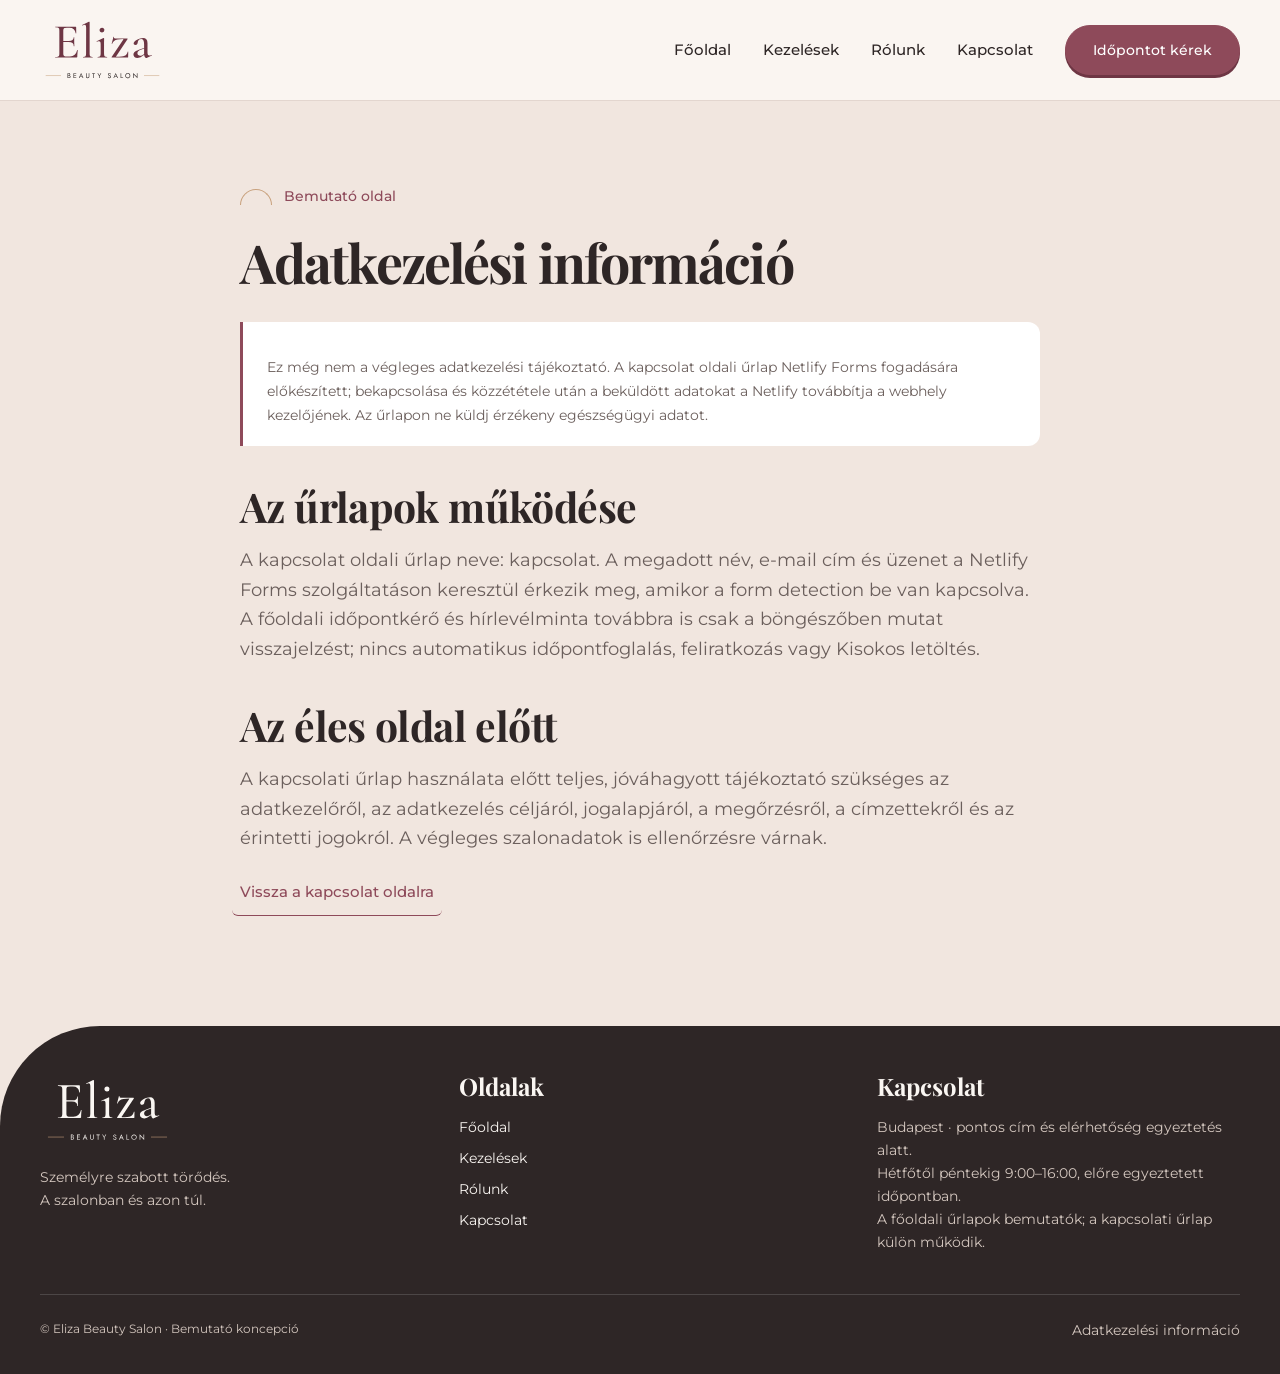
<file: adatkezeles.html>
<!doctype html><html lang="hu"><head><meta charset="utf-8"><meta name="viewport" content="width=device-width, initial-scale=1"><meta name="robots" content="noindex"><meta name="description" content="Információ az Eliza Beauty Salon kapcsolat oldali Netlify Forms űrlapjáról és a továbbra is bemutató jellegű főoldali űrlapokról."><title>Adatkezelési információ | Eliza Beauty Salon</title><link rel="icon" href="assets/logo/favicon.svg"><link rel="preconnect" href="https://fonts.googleapis.com"><link rel="preconnect" href="https://fonts.gstatic.com" crossorigin><link href="https://fonts.googleapis.com/css2?family=Playfair+Display:wght@700&family=Montserrat:wght@400;500;700&display=swap" rel="stylesheet"><link rel="stylesheet" href="assets/site.css">
<link rel="canonical" href="https://eliza-salon.netlify.app/adatkezeles.html">
<meta property="og:type" content="website">
<meta property="og:locale" content="hu_HU">
<meta property="og:title" content="Adatkezelési információ | Eliza Beauty Salon">
<meta property="og:description" content="Információ az Eliza Beauty Salon kapcsolat oldali Netlify Forms űrlapjáról és a továbbra is bemutató jellegű főoldali űrlapokról.">
<meta property="og:url" content="https://eliza-salon.netlify.app/adatkezeles.html">
<meta property="og:image" content="https://eliza-salon.netlify.app/assets/images/enido-pexels-6663369.webp">
<meta property="og:image:alt" content="Kozmetikai kezelés hangulatfotója">
<meta name="twitter:card" content="summary_large_image">
<script type="application/ld+json">{"@context":"https://schema.org","@type":"WebPage","name":"Adatkezelési információ","description":"Információ az Eliza Beauty Salon kapcsolat oldali Netlify Forms űrlapjáról és a továbbra is bemutató jellegű főoldali űrlapokról.","url":"https://eliza-salon.netlify.app/adatkezeles.html"}</script>
</head><body><a class="skip" href="#tartalom">Ugrás a tartalomhoz</a><header><div class="wrap nav"><a href="index.html" aria-label="Eliza Beauty Salon, főoldal"><img class="logo" src="assets/logo/logo.svg" alt="Eliza Beauty Salon"></a><button class="menu" aria-expanded="false" aria-controls="menu">Menü</button><nav class="navlinks" id="menu" aria-label="Fő navigáció"><a href="index.html">Főoldal</a><a href="kezelesek.html">Kezelések</a><a href="rolunk.html">Rólunk</a><a href="kapcsolat.html">Kapcsolat</a><a class="btn" href="kapcsolat.html#idopont">Időpontot kérek</a></nav></div></header><main id="tartalom"><div class="wrap legal-page"><div class="eyebrow"><span class="arc" aria-hidden="true"></span>Bemutató oldal</div><h1>Adatkezelési információ</h1><div class="notice" style="margin-top:30px"><p>Ez még nem a végleges adatkezelési tájékoztató. A kapcsolat oldali űrlap Netlify Forms fogadására előkészített; bekapcsolása és közzététele után a beküldött adatokat a Netlify továbbítja a webhely kezelőjének. Az űrlapon ne küldj érzékeny egészségügyi adatot.</p></div><h2>Az űrlapok működése</h2><p>A kapcsolat oldali űrlap neve: kapcsolat. A megadott név, e-mail cím és üzenet a Netlify Forms szolgáltatáson keresztül érkezik meg, amikor a form detection be van kapcsolva. A főoldali időpontkérő és hírlevélminta továbbra is csak a böngészőben mutat visszajelzést; nincs automatikus időpontfoglalás, feliratkozás vagy Kisokos letöltés.</p><h2>Az éles oldal előtt</h2><p>A kapcsolati űrlap használata előtt teljes, jóváhagyott tájékoztató szükséges az adatkezelőről, az adatkezelés céljáról, jogalapjáról, a megőrzésről, a címzettekről és az érintetti jogokról. A végleges szalonadatok is ellenőrzésre várnak.</p><p><a class="textlink" href="kapcsolat.html">Vissza a kapcsolat oldalra</a></p></div></main><footer class="footer"><div class="wrap"><div class="footer-grid"><div><img class="logo" src="assets/logo/logo-feher.svg" alt="Eliza Beauty Salon"><p>Személyre szabott törődés.<br>A szalonban és azon túl.</p></div><div><h3>Oldalak</h3><a href="index.html">Főoldal</a><a href="kezelesek.html">Kezelések</a><a href="rolunk.html">Rólunk</a><a href="kapcsolat.html">Kapcsolat</a></div><div><h3>Kapcsolat</h3><p>Budapest · pontos cím és elérhetőség egyeztetés alatt.<br>Hétfőtől péntekig 9:00–16:00, előre egyeztetett időpontban.</p><p>A főoldali űrlapok bemutatók; a kapcsolati űrlap külön működik.</p></div></div><div class="footer-bottom"><span>© Eliza Beauty Salon · Bemutató koncepció</span><a href="adatkezeles.html">Adatkezelési információ</a></div></div></footer><script src="assets/site.js" defer></script></body></html>
</file>
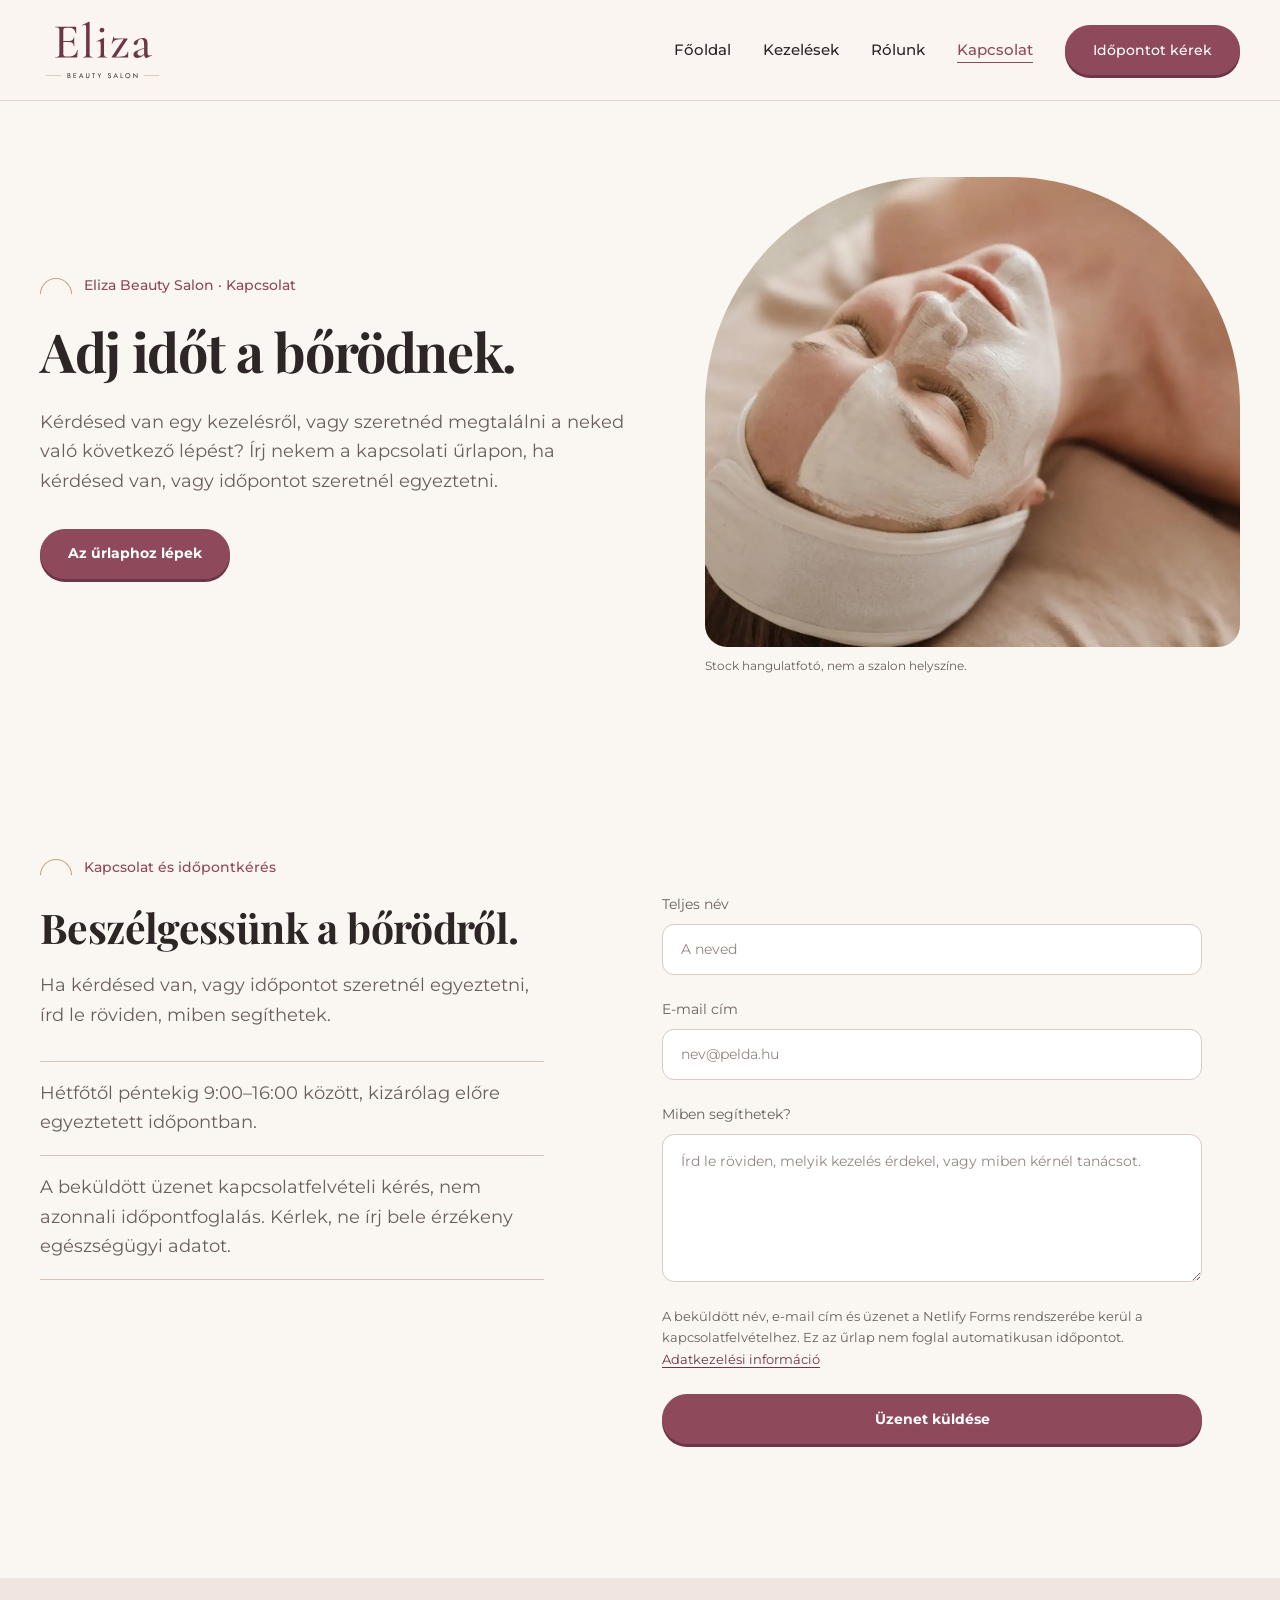
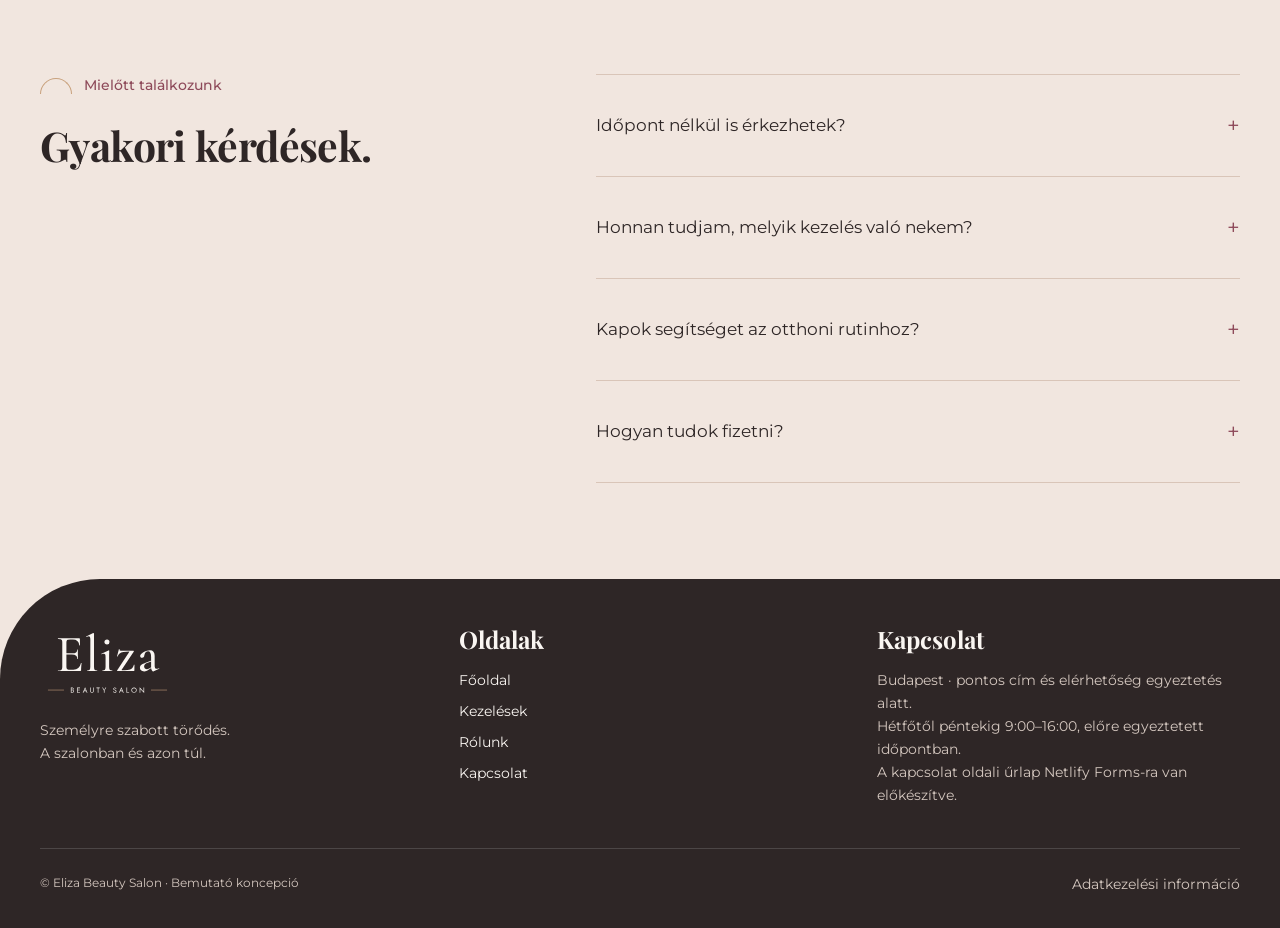
<file: kapcsolat.html>
<!doctype html><html lang="hu"><head><meta charset="utf-8"><meta name="viewport" content="width=device-width, initial-scale=1"><meta name="description" content="Kérdésed van a kozmetikai kezelésekről? Nézd meg az Eliza Beauty Salon kapcsolatfelvételi oldalát. A kapcsolati űrlap Netlify Forms szolgáltatáshoz előkészítve."><title>Kapcsolat és időpontkérés | Eliza Beauty Salon</title><link rel="icon" href="assets/logo/favicon.svg"><link rel="preconnect" href="https://fonts.googleapis.com"><link rel="preconnect" href="https://fonts.gstatic.com" crossorigin><link href="https://fonts.googleapis.com/css2?family=Playfair+Display:wght@700&family=Montserrat:wght@400;500;700&display=swap" rel="stylesheet"><link rel="stylesheet" href="assets/site.css">
<link rel="canonical" href="https://eliza-salon.netlify.app/kapcsolat.html">
<meta property="og:type" content="website">
<meta property="og:locale" content="hu_HU">
<meta property="og:title" content="Kapcsolat és időpontkérés | Eliza Beauty Salon">
<meta property="og:description" content="Kérdésed van a kozmetikai kezelésekről? Nézd meg az Eliza Beauty Salon kapcsolatfelvételi oldalát. A kapcsolati űrlap Netlify Forms szolgáltatáshoz előkészítve.">
<meta property="og:url" content="https://eliza-salon.netlify.app/kapcsolat.html">
<meta property="og:image" content="https://eliza-salon.netlify.app/assets/images/enido-pexels-6663369.webp">
<meta property="og:image:alt" content="Kozmetikai kezelés hangulatfotója">
<meta name="twitter:card" content="summary_large_image">
<script type="application/ld+json">{"@context":"https://schema.org","@type":"ContactPage","name":"Kapcsolat és időpontkérés","description":"Kérdésed van a kozmetikai kezelésekről? Nézd meg az Eliza Beauty Salon kapcsolatfelvételi oldalát. A kapcsolati űrlap Netlify Forms szolgáltatáshoz előkészítve.","url":"https://eliza-salon.netlify.app/kapcsolat.html"}</script>
</head><body><a class="skip" href="#tartalom">Ugrás a tartalomhoz</a><header><div class="wrap nav"><a href="index.html" aria-label="Eliza Beauty Salon, főoldal"><img class="logo" src="assets/logo/logo.svg" alt="Eliza Beauty Salon"></a><button class="menu" aria-expanded="false" aria-controls="menu">Menü</button><nav class="navlinks" id="menu" aria-label="Fő navigáció"><a href="index.html">Főoldal</a><a href="kezelesek.html">Kezelések</a><a href="rolunk.html">Rólunk</a><a href="kapcsolat.html" aria-current="page">Kapcsolat</a><a class="btn" href="kapcsolat.html#idopont">Időpontot kérek</a></nav></div></header><main id="tartalom"><section class="page-hero"><div class="wrap page-hero-grid"><div><div class="eyebrow"><span class="arc" aria-hidden="true"></span>Eliza Beauty Salon · Kapcsolat</div><h1>Adj időt a bőrödnek.</h1><p>Kérdésed van egy kezelésről, vagy szeretnéd megtalálni a neked való következő lépést? Írj nekem a kapcsolati űrlapon, ha kérdésed van, vagy időpontot szeretnél egyeztetni.</p><div class="actions"><a class="btn" href="#idopont">Az űrlaphoz lépek</a></div></div><figure><img src="assets/images/enido-pexels-6663369.webp" alt="Nyugodt arckezelés, hangulatfotó"><figcaption>Stock hangulatfotó, nem a szalon helyszíne.</figcaption></figure></div></section><section class="section cream" id="idopont"><div class="wrap contact-grid"><div><div class="eyebrow"><span class="arc" aria-hidden="true"></span>Kapcsolat és időpontkérés</div><h2>Beszélgessünk a bőrödről.</h2><p>Ha kérdésed van, vagy időpontot szeretnél egyeztetni, írd le röviden, miben segíthetek.</p><div class="contact-facts"><p>Hétfőtől péntekig 9:00–16:00 között, kizárólag előre egyeztetett időpontban.</p><p>A beküldött üzenet kapcsolatfelvételi kérés, nem azonnali időpontfoglalás. Kérlek, ne írj bele érzékeny egészségügyi adatot.</p></div></div><form class="bookform" name="kapcsolat" method="POST" action="/sikeres-kapcsolat.html" data-netlify="true" netlify-honeypot="bot-field">
<input type="hidden" name="form-name" value="kapcsolat">
<p class="form-honeypot" aria-hidden="true"><label for="bot-field">Hagyd üresen ezt a mezőt<input id="bot-field" name="bot-field" tabindex="-1" autocomplete="off"></label></p>
<label for="name">Teljes név<input id="name" name="name" type="text" required autocomplete="name" maxlength="100" placeholder="A neved"></label>
<label for="email">E-mail cím<input id="email" name="email" type="email" required autocomplete="email" maxlength="254" placeholder="nev@pelda.hu"></label>
<label for="message">Miben segíthetek?<textarea id="message" name="message" required minlength="10" maxlength="2000" placeholder="Írd le röviden, melyik kezelés érdekel, vagy miben kérnél tanácsot."></textarea></label>
<p class="form-privacy">A beküldött név, e-mail cím és üzenet a Netlify Forms rendszerébe kerül a kapcsolatfelvételhez. Ez az űrlap nem foglal automatikusan időpontot. <a href="adatkezeles.html">Adatkezelési információ</a></p>
<button class="btn" type="submit">Üzenet küldése</button>
</form></div></section><section class="section"><div class="wrap faq-layout"><div><div class="eyebrow"><span class="arc" aria-hidden="true"></span>Mielőtt találkozunk</div><h2>Gyakori kérdések.</h2></div><div class="faq"><details name="contact-faq"><summary>Időpont nélkül is érkezhetek?</summary><p>Nem, a kapott információ szerint a kezelések kizárólag előre egyeztetett időpontban érhetők el.</p></details><details name="contact-faq"><summary>Honnan tudjam, melyik kezelés való nekem?</summary><p>Az első találkozáskor a bőröd állapotát és az igényeidet átbeszélve áll össze a kezelési terv.</p></details><details name="contact-faq"><summary>Kapok segítséget az otthoni rutinhoz?</summary><p>Igen, az első alkalom után az otthoni bőrápolásról is szó esik.</p></details><details name="contact-faq"><summary>Hogyan tudok fizetni?</summary><p>A kapott szöveg szerint készpénzzel és bankkártyával is lehet fizetni. Élesítés előtt megerősítendő.</p></details></div></div></section></main><footer class="footer"><div class="wrap"><div class="footer-grid"><div><img class="logo" src="assets/logo/logo-feher.svg" alt="Eliza Beauty Salon"><p>Személyre szabott törődés.<br>A szalonban és azon túl.</p></div><div><h3>Oldalak</h3><a href="index.html">Főoldal</a><a href="kezelesek.html">Kezelések</a><a href="rolunk.html">Rólunk</a><a href="kapcsolat.html">Kapcsolat</a></div><div><h3>Kapcsolat</h3><p>Budapest · pontos cím és elérhetőség egyeztetés alatt.<br>Hétfőtől péntekig 9:00–16:00, előre egyeztetett időpontban.</p><p>A kapcsolat oldali űrlap Netlify Forms-ra van előkészítve.</p></div></div><div class="footer-bottom"><span>© Eliza Beauty Salon · Bemutató koncepció</span><a href="adatkezeles.html">Adatkezelési információ</a></div></div></footer><script src="assets/site.js" defer></script></body></html>
</file>
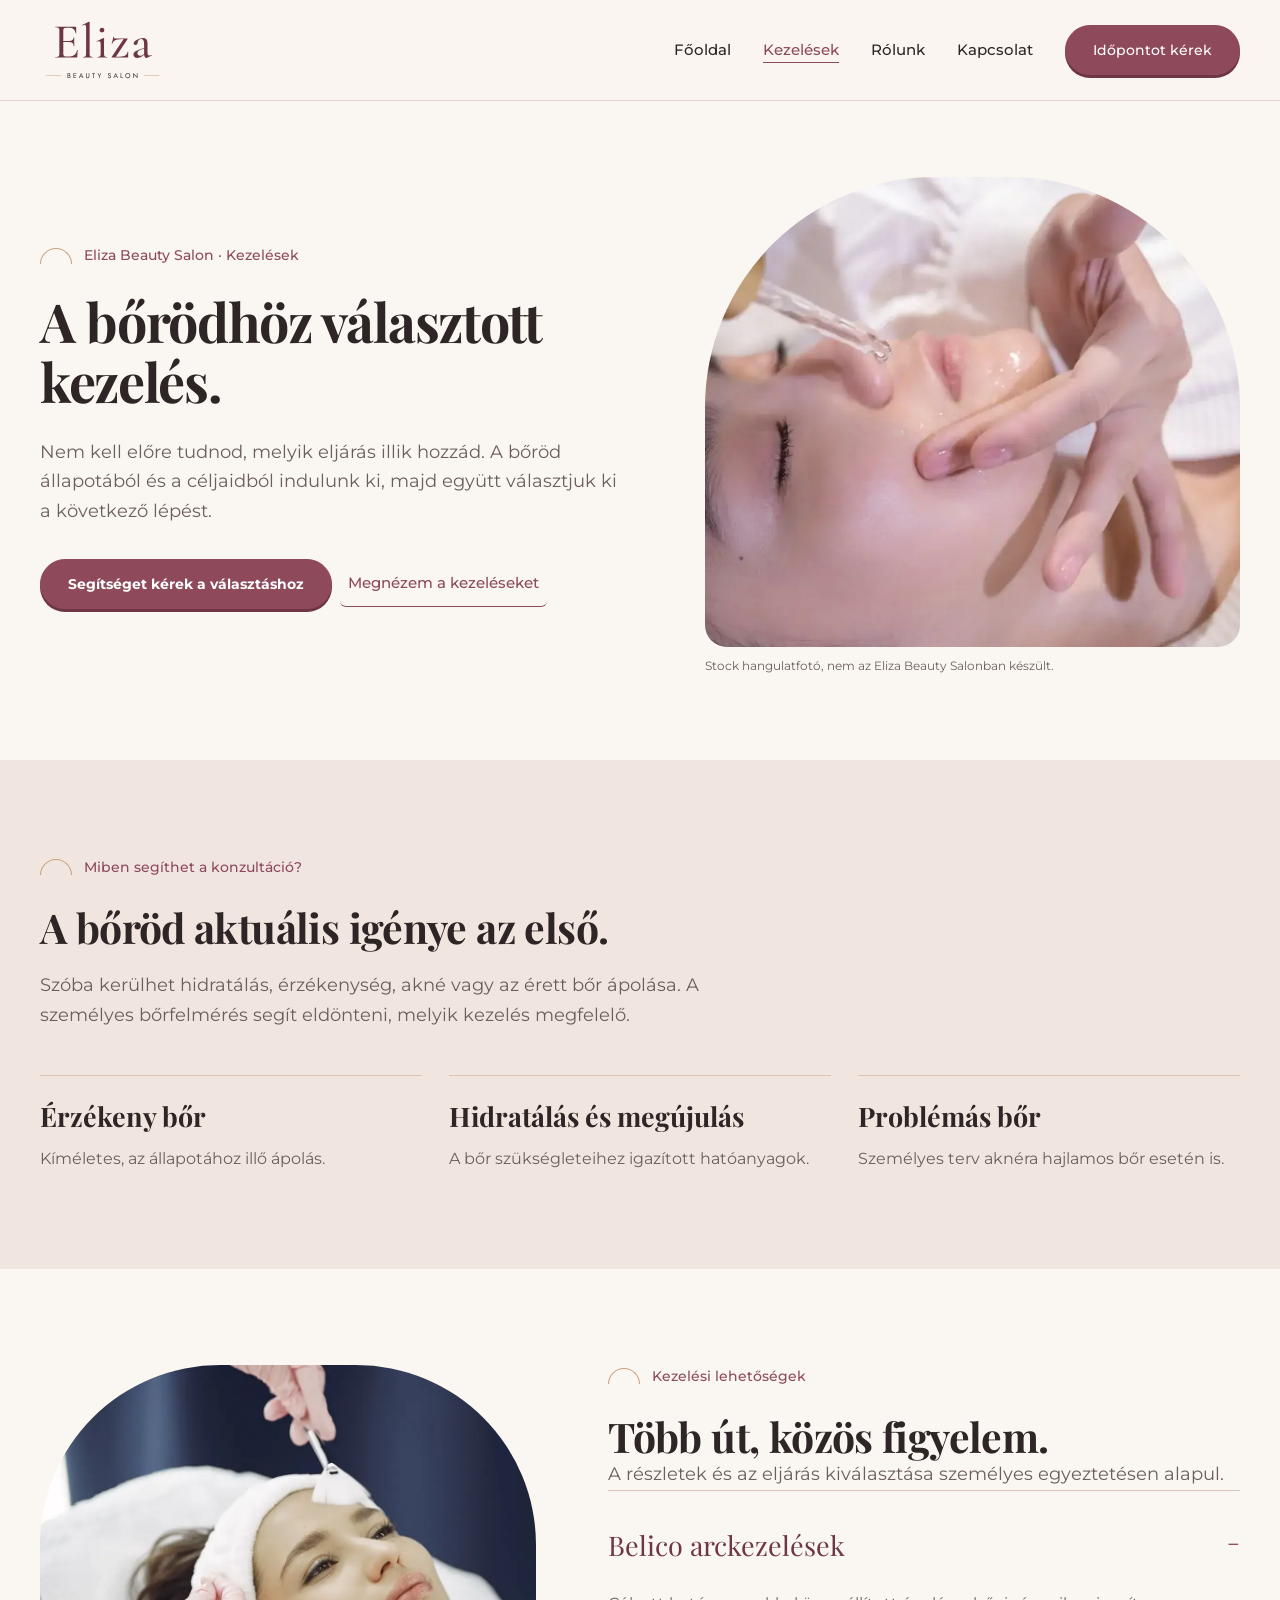
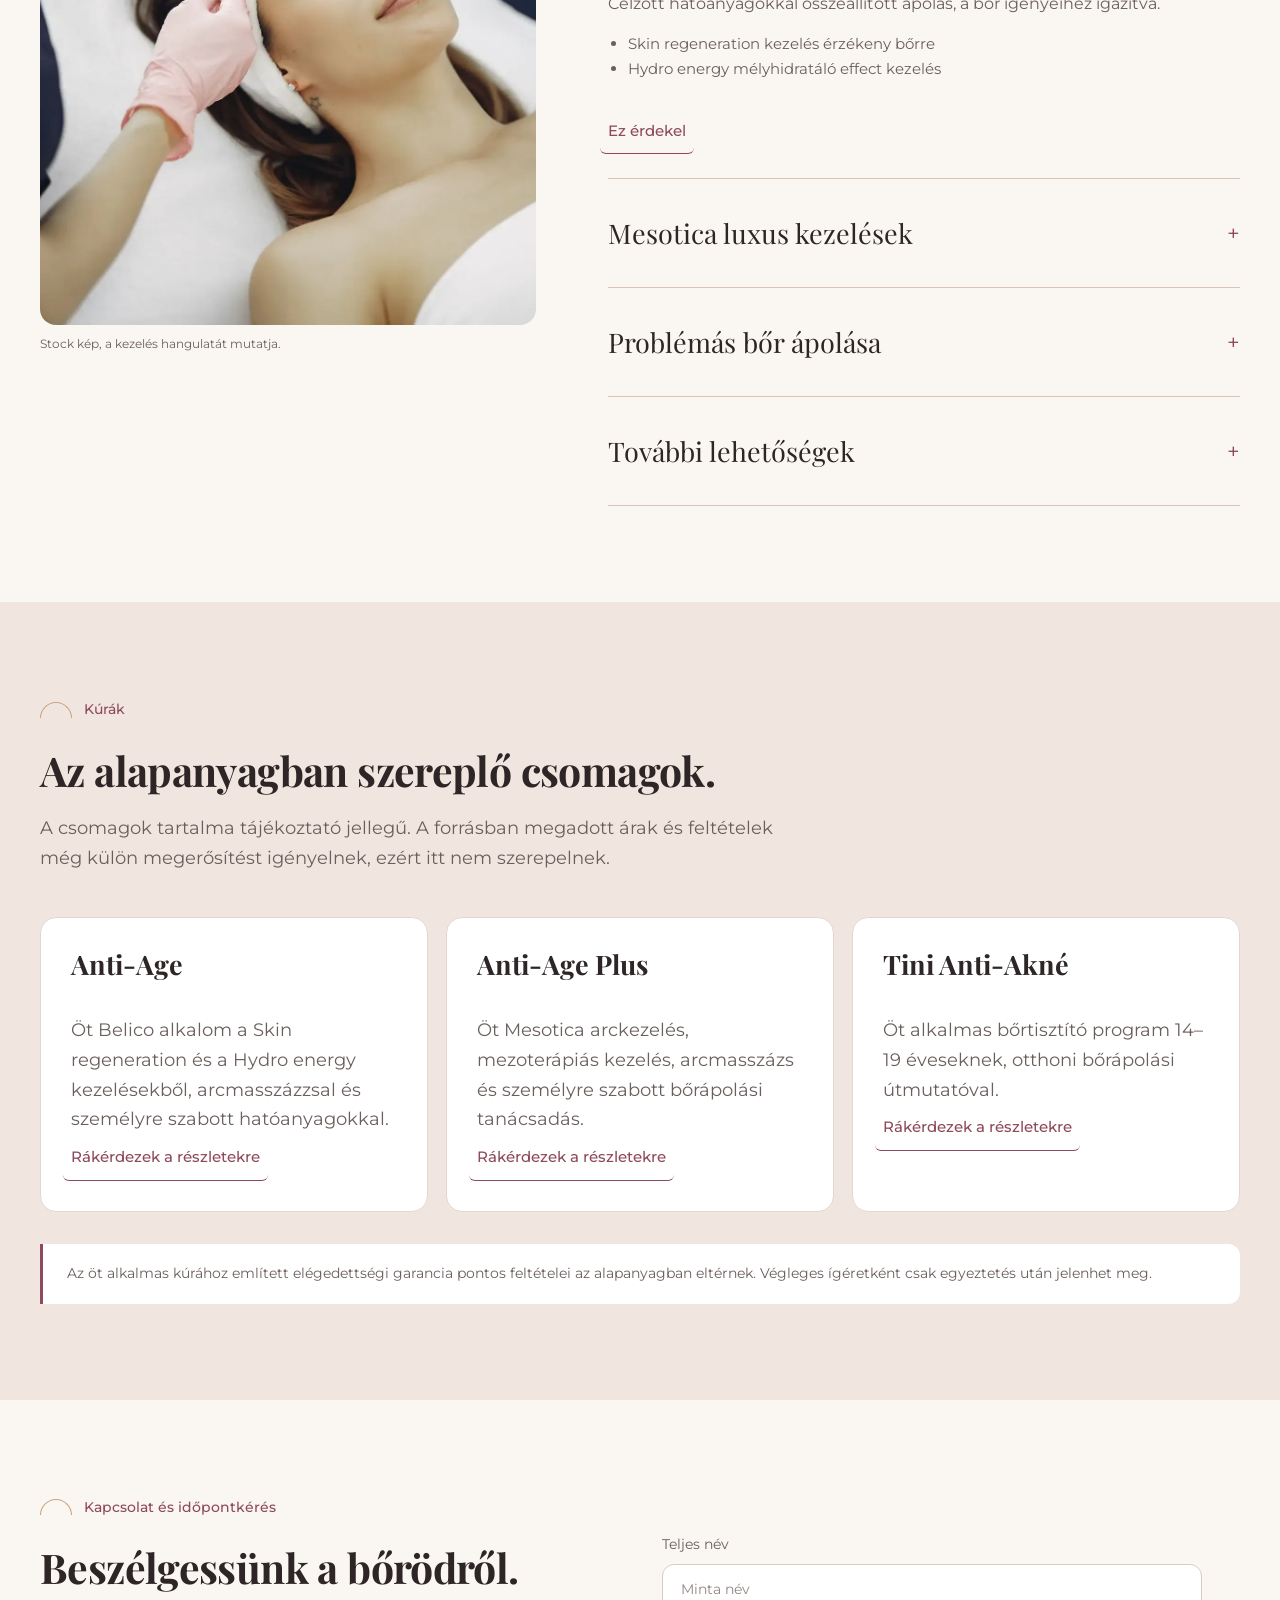
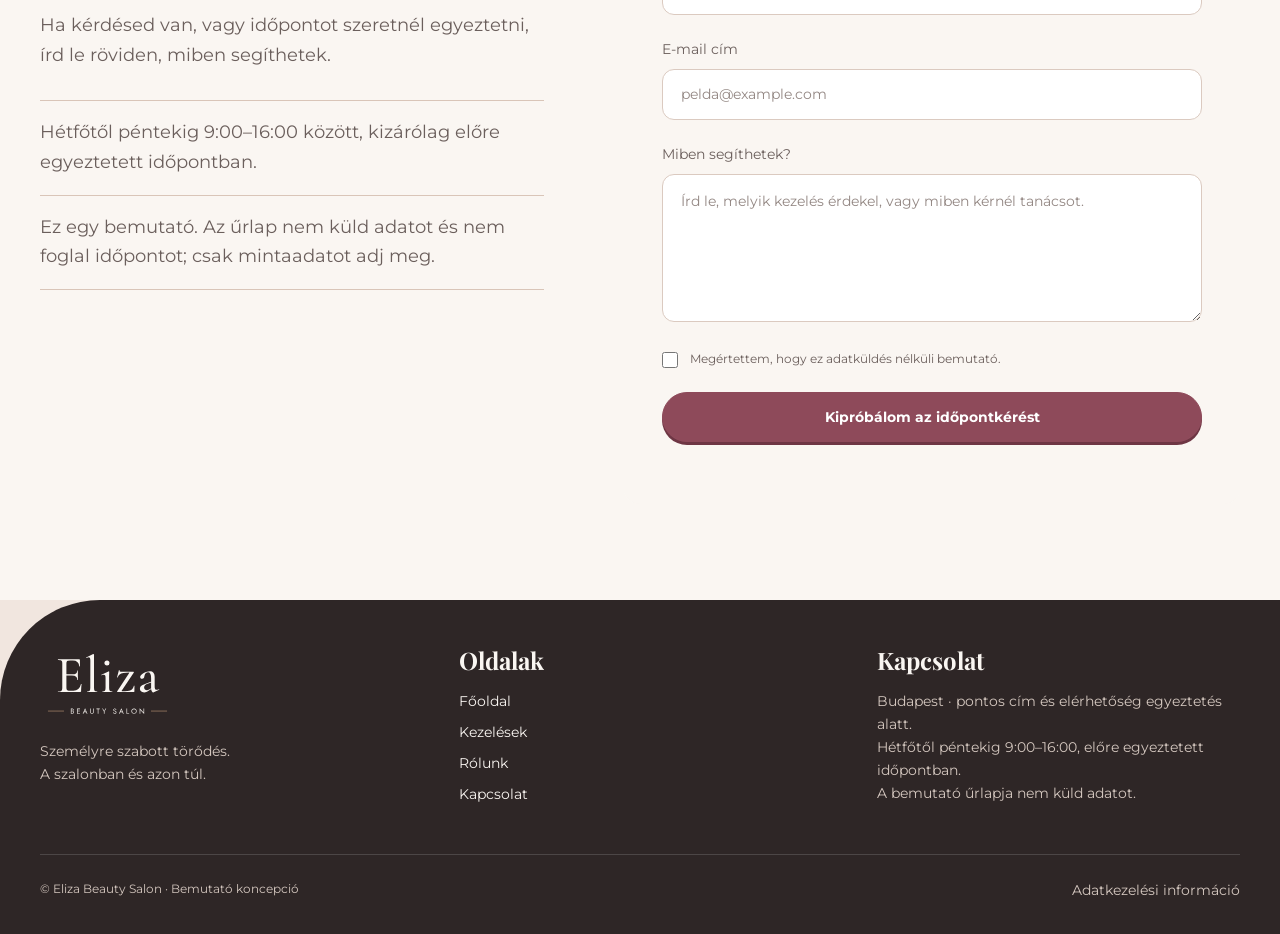
<file: kezelesek.html>
<!doctype html><html lang="hu"><head><meta charset="utf-8"><meta name="viewport" content="width=device-width, initial-scale=1"><meta name="description" content="Fedezd fel a Belico, Mesotica és problémás bőrre szánt kezelési lehetőségeket. Az Eliza Beauty Salonban a választást személyes bőrfelmérés segíti."><title>Belico és Mesotica arckezelések | Eliza Beauty Salon</title><link rel="icon" href="assets/logo/favicon.svg"><link rel="preconnect" href="https://fonts.googleapis.com"><link rel="preconnect" href="https://fonts.gstatic.com" crossorigin><link href="https://fonts.googleapis.com/css2?family=Playfair+Display:wght@700&family=Montserrat:wght@400;500;700&display=swap" rel="stylesheet"><link rel="stylesheet" href="assets/site.css">
<link rel="canonical" href="https://eliza-salon.netlify.app/kezelesek.html">
<meta property="og:type" content="website">
<meta property="og:locale" content="hu_HU">
<meta property="og:title" content="Belico és Mesotica arckezelések | Eliza Beauty Salon">
<meta property="og:description" content="Fedezd fel a Belico, Mesotica és problémás bőrre szánt kezelési lehetőségeket. Az Eliza Beauty Salonban a választást személyes bőrfelmérés segíti.">
<meta property="og:url" content="https://eliza-salon.netlify.app/kezelesek.html">
<meta property="og:image" content="https://eliza-salon.netlify.app/assets/images/kezeles-szerum-pexels-19242406.webp">
<meta property="og:image:alt" content="Kozmetikai kezelés hangulatfotója">
<meta name="twitter:card" content="summary_large_image">
<script type="application/ld+json">{"@context":"https://schema.org","@type":"CollectionPage","name":"Belico és Mesotica arckezelések","description":"Fedezd fel a Belico, Mesotica és problémás bőrre szánt kezelési lehetőségeket. Az Eliza Beauty Salonban a választást személyes bőrfelmérés segíti.","url":"https://eliza-salon.netlify.app/kezelesek.html"}</script>
</head><body><a class="skip" href="#tartalom">Ugrás a tartalomhoz</a><header><div class="wrap nav"><a href="index.html" aria-label="Eliza Beauty Salon, főoldal"><img class="logo" src="assets/logo/logo.svg" alt="Eliza Beauty Salon"></a><button class="menu" aria-expanded="false" aria-controls="menu">Menü</button><nav class="navlinks" id="menu" aria-label="Fő navigáció"><a href="index.html">Főoldal</a><a href="kezelesek.html" aria-current="page">Kezelések</a><a href="rolunk.html">Rólunk</a><a href="kapcsolat.html">Kapcsolat</a><a class="btn" href="kapcsolat.html#idopont">Időpontot kérek</a></nav></div></header><main id="tartalom"><section class="page-hero"><div class="wrap page-hero-grid"><div><div class="eyebrow"><span class="arc" aria-hidden="true"></span>Eliza Beauty Salon · Kezelések</div><h1>A bőrödhöz választott kezelés.</h1><p>Nem kell előre tudnod, melyik eljárás illik hozzád. A bőröd állapotából és a céljaidból indulunk ki, majd együtt választjuk ki a következő lépést.</p><div class="actions"><a class="btn" href="#idopont">Segítséget kérek a választáshoz</a><a class="textlink" href="#lehetosegek">Megnézem a kezeléseket</a></div></div><figure><img src="assets/images/kezeles-szerum-pexels-19242406.webp" alt="Szérum felvitele arckezelés során, hangulatfotó"><figcaption>Stock hangulatfotó, nem az Eliza Beauty Salonban készült.</figcaption></figure></div></section>
<section class="section"><div class="wrap"><div class="page-lead"><div class="eyebrow"><span class="arc" aria-hidden="true"></span>Miben segíthet a konzultáció?</div><h2>A bőröd aktuális igénye az első.</h2><p>Szóba kerülhet hidratálás, érzékenység, akné vagy az érett bőr ápolása. A személyes bőrfelmérés segít eldönteni, melyik kezelés megfelelő.</p></div><div class="feature-list"><article><h3>Érzékeny bőr</h3><p>Kíméletes, az állapotához illő ápolás.</p></article><article><h3>Hidratálás és megújulás</h3><p>A bőr szükségleteihez igazított hatóanyagok.</p></article><article><h3>Problémás bőr</h3><p>Személyes terv aknéra hajlamos bőr esetén is.</p></article></div></div></section>
<section class="section cream" id="lehetosegek"><div class="wrap service-layout"><figure style="margin:0"><img src="assets/images/kezeles-ecsetes-pexels-3985323.webp" alt="Kozmetikai ecsetes kezelés, hangulatfotó" loading="lazy"><figcaption class="photo-credit">Stock kép, a kezelés hangulatát mutatja.</figcaption></figure><div><div class="eyebrow"><span class="arc" aria-hidden="true"></span>Kezelési lehetőségek</div><h2>Több út, közös figyelem.</h2><p>A részletek és az eljárás kiválasztása személyes egyeztetésen alapul.</p><div class="treatment-list"><details name="service-details" open><summary>Belico arckezelések</summary><p>Célzott hatóanyagokkal összeállított ápolás, a bőr igényeihez igazítva.</p><ul><li>Skin regeneration kezelés érzékeny bőrre</li><li>Hydro energy mélyhidratáló effect kezelés</li></ul><a class="textlink" href="#idopont" data-treatment="Belico arckezelés érdekel.">Ez érdekel</a></details><details name="service-details"><summary>Mesotica luxus kezelések</summary><p>Peptidekre épülő arcápolás, arc- és arc–nyak–dekoltázs változattal, személyes egyeztetés alapján.</p><a class="textlink" href="#idopont" data-treatment="Mesotica kezelés érdekel.">Ez érdekel</a></details><details name="service-details"><summary>Problémás bőr ápolása</summary><p>Anti-akné kezelések, a bőr aktuális állapotához igazított tervvel.</p><a class="textlink" href="#idopont" data-treatment="Anti-akné kezelés érdekel.">Ez érdekel</a></details><details name="service-details"><summary>További lehetőségek</summary><p>DrDerm tű nélküli mezoterápia, fotorejuvenáció és tűs mezoterápia / mezopen kezelés.</p><a class="textlink" href="#idopont" data-treatment="A további kezelésekről szeretnék kérdezni.">Segítséget kérek</a></details></div></div></div></section>
<section class="section" id="csomagok"><div class="wrap"><div class="page-lead"><div class="eyebrow"><span class="arc" aria-hidden="true"></span>Kúrák</div><h2>Az alapanyagban szereplő csomagok.</h2><p>A csomagok tartalma tájékoztató jellegű. A forrásban megadott árak és feltételek még külön megerősítést igényelnek, ezért itt nem szerepelnek.</p></div><div class="package-grid"><article class="package"><h3>Anti-Age</h3><p>Öt Belico alkalom a Skin regeneration és a Hydro energy kezelésekből, arcmasszázzsal és személyre szabott hatóanyagokkal.</p><a class="textlink" href="#idopont" data-treatment="Az Anti-Age csomag érdekel.">Rákérdezek a részletekre</a></article><article class="package"><h3>Anti-Age Plus</h3><p>Öt Mesotica arckezelés, mezoterápiás kezelés, arcmasszázs és személyre szabott bőrápolási tanácsadás.</p><a class="textlink" href="#idopont" data-treatment="Az Anti-Age Plus csomag érdekel.">Rákérdezek a részletekre</a></article><article class="package"><h3>Tini Anti-Akné</h3><p>Öt alkalmas bőrtisztító program 14–19 éveseknek, otthoni bőrápolási útmutatóval.</p><a class="textlink" href="#idopont" data-treatment="A Tini Anti-Akné csomag érdekel.">Rákérdezek a részletekre</a></article></div><div class="notice" style="margin-top:32px"><p>Az öt alkalmas kúrához említett elégedettségi garancia pontos feltételei az alapanyagban eltérnek. Végleges ígéretként csak egyeztetés után jelenhet meg.</p></div></div></section><section class="section cream" id="idopont"><div class="wrap contact-grid"><div><div class="eyebrow"><span class="arc" aria-hidden="true"></span>Kapcsolat és időpontkérés</div><h2>Beszélgessünk a bőrödről.</h2><p>Ha kérdésed van, vagy időpontot szeretnél egyeztetni, írd le röviden, miben segíthetek.</p><div class="contact-facts"><p>Hétfőtől péntekig 9:00–16:00 között, kizárólag előre egyeztetett időpontban.</p><p>Ez egy bemutató. Az űrlap nem küld adatot és nem foglal időpontot; csak mintaadatot adj meg.</p></div></div><form class="bookform" data-demo="booking"><label for="name">Teljes név<input id="name" name="name" required autocomplete="off" placeholder="Minta név"></label><label for="email">E-mail cím<input id="email" name="email" type="email" required autocomplete="off" placeholder="pelda@example.com"></label><label for="message">Miben segíthetek?<textarea id="message" name="message" required placeholder="Írd le, melyik kezelés érdekel, vagy miben kérnél tanácsot."></textarea></label><label class="check"><input type="checkbox" required>Megértettem, hogy ez adatküldés nélküli bemutató.</label><button class="btn" type="submit">Kipróbálom az időpontkérést</button><p class="form-message" role="status"></p></form></div></section></main><footer class="footer"><div class="wrap"><div class="footer-grid"><div><img class="logo" src="assets/logo/logo-feher.svg" alt="Eliza Beauty Salon"><p>Személyre szabott törődés.<br>A szalonban és azon túl.</p></div><div><h3>Oldalak</h3><a href="index.html">Főoldal</a><a href="kezelesek.html">Kezelések</a><a href="rolunk.html">Rólunk</a><a href="kapcsolat.html">Kapcsolat</a></div><div><h3>Kapcsolat</h3><p>Budapest · pontos cím és elérhetőség egyeztetés alatt.<br>Hétfőtől péntekig 9:00–16:00, előre egyeztetett időpontban.</p><p>A bemutató űrlapja nem küld adatot.</p></div></div><div class="footer-bottom"><span>© Eliza Beauty Salon · Bemutató koncepció</span><a href="adatkezeles.html">Adatkezelési információ</a></div></div></footer><script src="assets/site.js" defer></script></body></html>
</file>
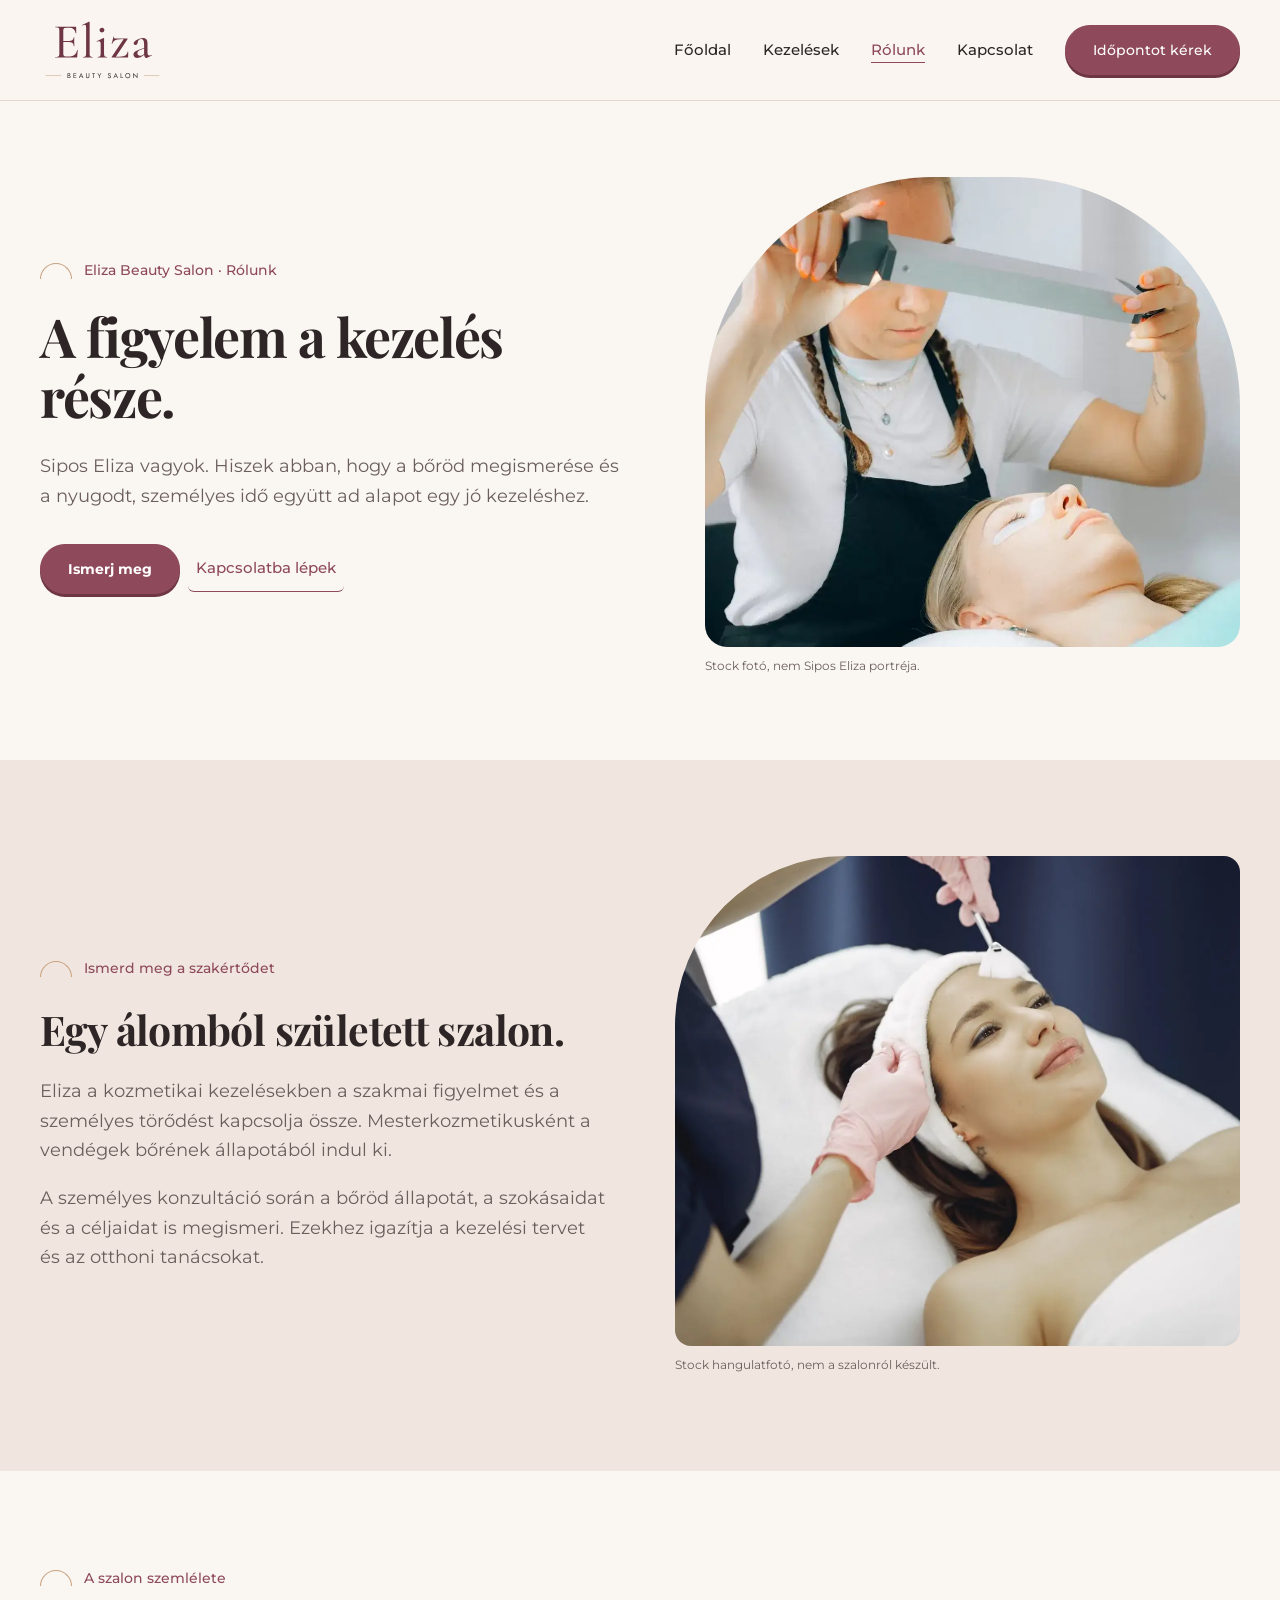
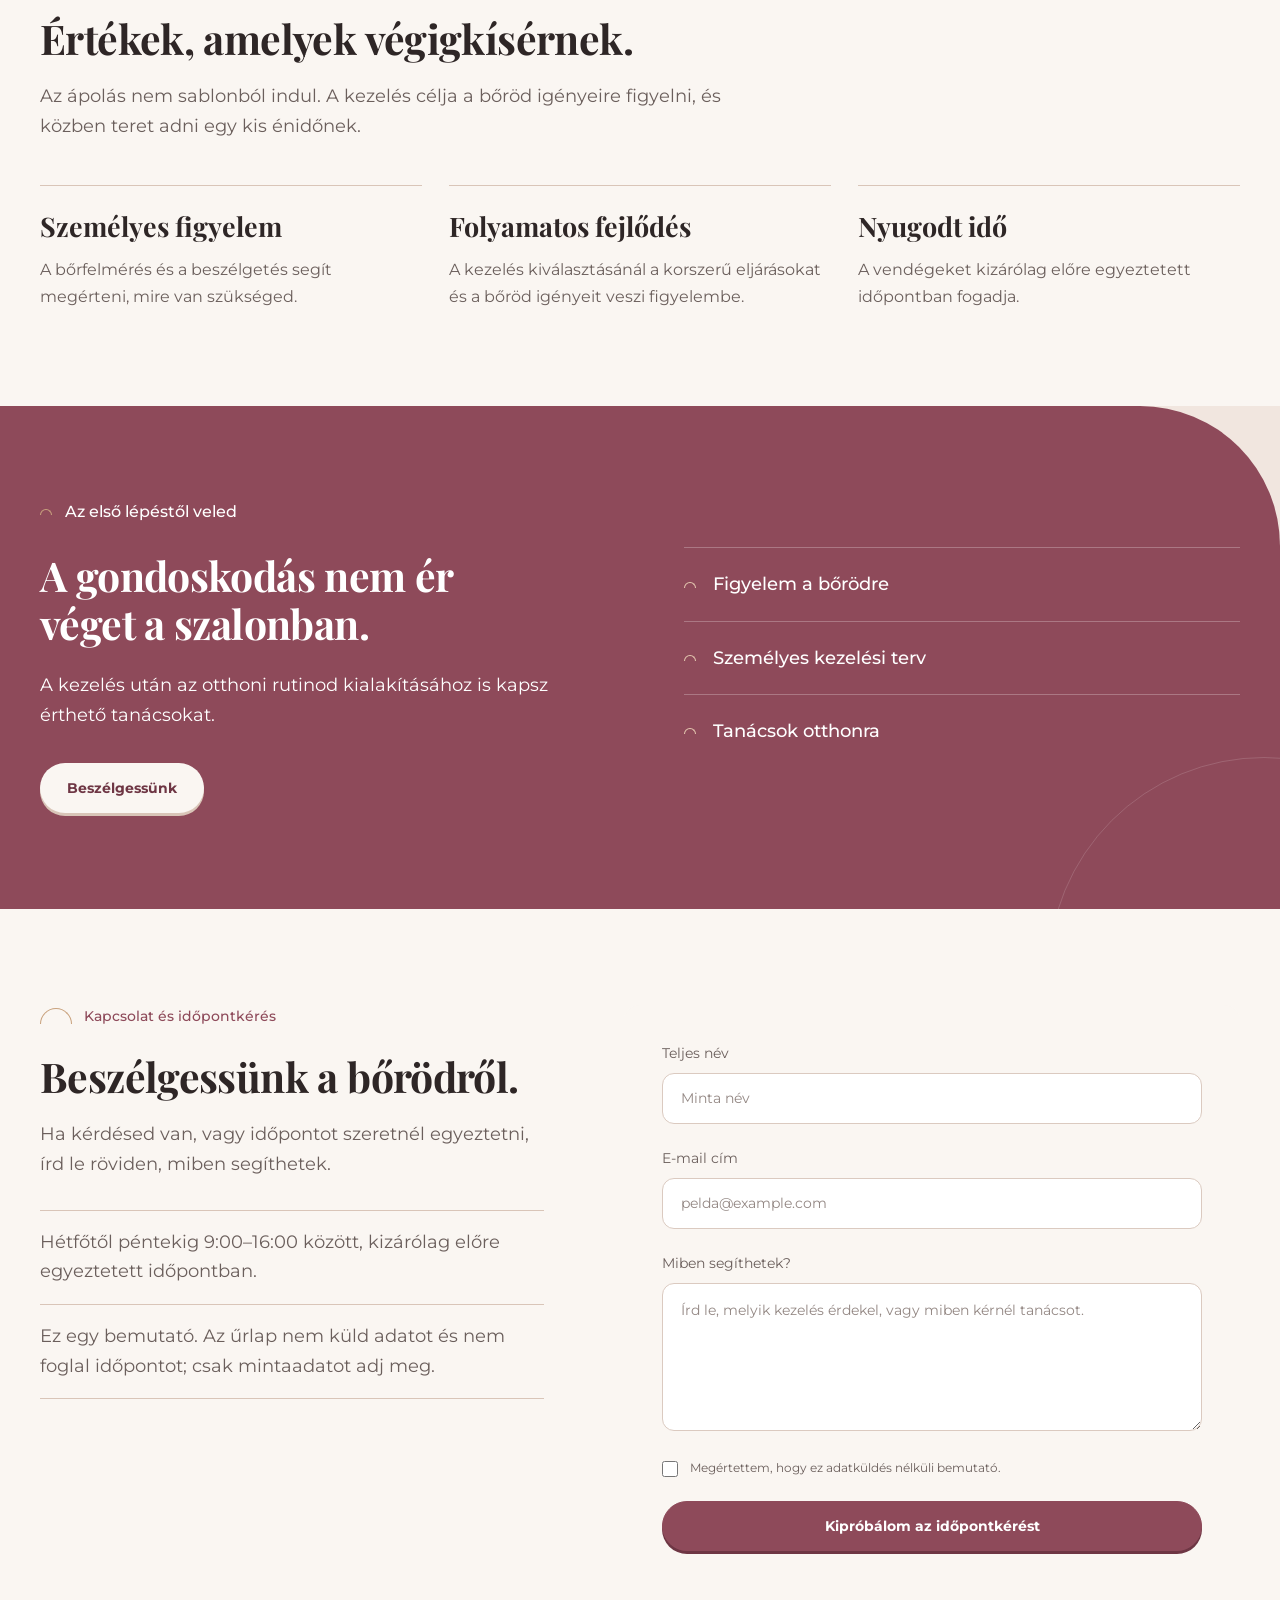
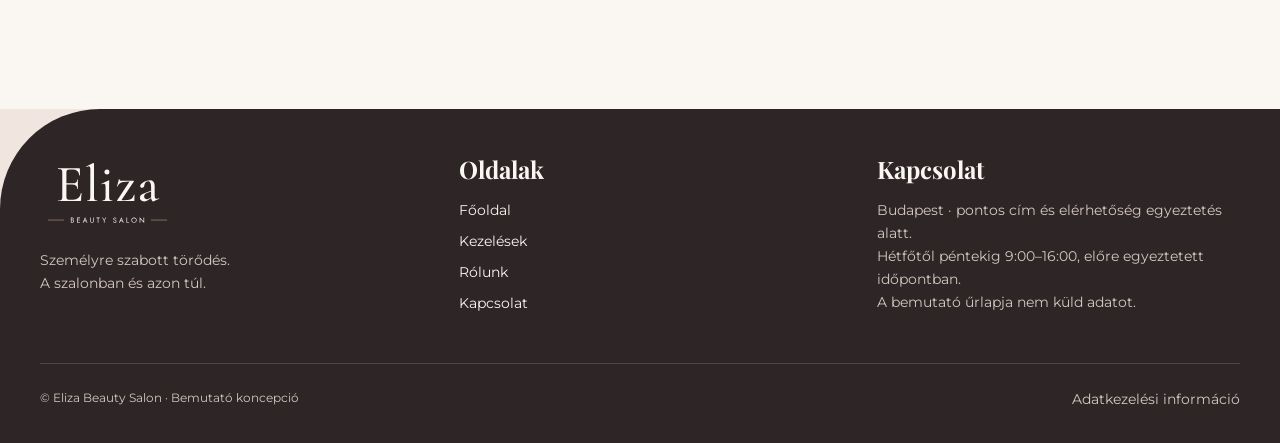
<file: rolunk.html>
<!doctype html><html lang="hu"><head><meta charset="utf-8"><meta name="viewport" content="width=device-width, initial-scale=1"><meta name="description" content="Ismerd meg Sipos Eliza személyes kozmetikai szemléletét: figyelmes bőrfelmérés, a vendéghez igazított kezelés és érthető otthoni bőrápolási tanácsok."><title>Sipos Eliza és a szalon szemlélete | Eliza Beauty Salon</title><link rel="icon" href="assets/logo/favicon.svg"><link rel="preconnect" href="https://fonts.googleapis.com"><link rel="preconnect" href="https://fonts.gstatic.com" crossorigin><link href="https://fonts.googleapis.com/css2?family=Playfair+Display:wght@700&family=Montserrat:wght@400;500;700&display=swap" rel="stylesheet"><link rel="stylesheet" href="assets/site.css">
<link rel="canonical" href="https://eliza-salon.netlify.app/rolunk.html">
<meta property="og:type" content="website">
<meta property="og:locale" content="hu_HU">
<meta property="og:title" content="Sipos Eliza és a szalon szemlélete | Eliza Beauty Salon">
<meta property="og:description" content="Ismerd meg Sipos Eliza személyes kozmetikai szemléletét: figyelmes bőrfelmérés, a vendéghez igazított kezelés és érthető otthoni bőrápolási tanácsok.">
<meta property="og:url" content="https://eliza-salon.netlify.app/rolunk.html">
<meta property="og:image" content="https://eliza-salon.netlify.app/assets/images/kozmetikus-pexels-5128223.webp">
<meta property="og:image:alt" content="Kozmetikai kezelés hangulatfotója">
<meta name="twitter:card" content="summary_large_image">
<script type="application/ld+json">{"@context":"https://schema.org","@type":"AboutPage","name":"Sipos Eliza és a szalon szemlélete","description":"Ismerd meg Sipos Eliza személyes kozmetikai szemléletét: figyelmes bőrfelmérés, a vendéghez igazított kezelés és érthető otthoni bőrápolási tanácsok.","url":"https://eliza-salon.netlify.app/rolunk.html"}</script>
</head><body><a class="skip" href="#tartalom">Ugrás a tartalomhoz</a><header><div class="wrap nav"><a href="index.html" aria-label="Eliza Beauty Salon, főoldal"><img class="logo" src="assets/logo/logo.svg" alt="Eliza Beauty Salon"></a><button class="menu" aria-expanded="false" aria-controls="menu">Menü</button><nav class="navlinks" id="menu" aria-label="Fő navigáció"><a href="index.html">Főoldal</a><a href="kezelesek.html">Kezelések</a><a href="rolunk.html" aria-current="page">Rólunk</a><a href="kapcsolat.html">Kapcsolat</a><a class="btn" href="kapcsolat.html#idopont">Időpontot kérek</a></nav></div></header><main id="tartalom"><section class="page-hero"><div class="wrap page-hero-grid"><div><div class="eyebrow"><span class="arc" aria-hidden="true"></span>Eliza Beauty Salon · Rólunk</div><h1>A figyelem a kezelés része.</h1><p>Sipos Eliza vagyok. Hiszek abban, hogy a bőröd megismerése és a nyugodt, személyes idő együtt ad alapot egy jó kezeléshez.</p><div class="actions"><a class="btn" href="#tortenet">Ismerj meg</a><a class="textlink" href="#idopont">Kapcsolatba lépek</a></div></div><figure><img src="assets/images/kozmetikus-pexels-5128223.webp" alt="Kozmetikus arckezelés közben, hangulatfotó"><figcaption>Stock fotó, nem Sipos Eliza portréja.</figcaption></figure></div></section>
<section class="section" id="tortenet"><div class="wrap editorial-grid"><div><div class="eyebrow"><span class="arc" aria-hidden="true"></span>Ismerd meg a szakértődet</div><h2>Egy álomból született szalon.</h2><p>Eliza a kozmetikai kezelésekben a szakmai figyelmet és a személyes törődést kapcsolja össze. Mesterkozmetikusként a vendégek bőrének állapotából indul ki.</p><p>A személyes konzultáció során a bőröd állapotát, a szokásaidat és a céljaidat is megismeri. Ezekhez igazítja a kezelési tervet és az otthoni tanácsokat.</p></div><figure style="margin:0"><img src="assets/images/kezeles-ecsetes-pexels-3985323.webp" alt="Kozmetikai kezelés részlete, hangulatfotó" loading="lazy"><figcaption class="photo-credit">Stock hangulatfotó, nem a szalonról készült.</figcaption></figure></div></section>
<section class="section cream"><div class="wrap"><div class="page-lead"><div class="eyebrow"><span class="arc" aria-hidden="true"></span>A szalon szemlélete</div><h2>Értékek, amelyek végigkísérnek.</h2><p>Az ápolás nem sablonból indul. A kezelés célja a bőröd igényeire figyelni, és közben teret adni egy kis énidőnek.</p></div><div class="feature-list"><article><h3>Személyes figyelem</h3><p>A bőrfelmérés és a beszélgetés segít megérteni, mire van szükséged.</p></article><article><h3>Folyamatos fejlődés</h3><p>A kezelés kiválasztásánál a korszerű eljárásokat és a bőröd igényeit veszi figyelembe.</p></article><article><h3>Nyugodt idő</h3><p>A vendégeket kizárólag előre egyeztetett időpontban fogadja.</p></article></div></div></section>
<section class="section homecare"><div class="wrap homecare-grid"><div><div class="step-tag"><span class="arc" aria-hidden="true"></span>Az első lépéstől veled</div><h2>A gondoskodás nem ér véget a szalonban.</h2><p>A kezelés után az otthoni rutinod kialakításához is kapsz érthető tanácsokat.</p><div class="actions"><a class="btn" href="#idopont">Beszélgessünk</a></div></div><div class="routine"><div><span class="arc" aria-hidden="true"></span><span>Figyelem a bőrödre</span></div><div><span class="arc" aria-hidden="true"></span><span>Személyes kezelési terv</span></div><div><span class="arc" aria-hidden="true"></span><span>Tanácsok otthonra</span></div></div></div></section><section class="section cream" id="idopont"><div class="wrap contact-grid"><div><div class="eyebrow"><span class="arc" aria-hidden="true"></span>Kapcsolat és időpontkérés</div><h2>Beszélgessünk a bőrödről.</h2><p>Ha kérdésed van, vagy időpontot szeretnél egyeztetni, írd le röviden, miben segíthetek.</p><div class="contact-facts"><p>Hétfőtől péntekig 9:00–16:00 között, kizárólag előre egyeztetett időpontban.</p><p>Ez egy bemutató. Az űrlap nem küld adatot és nem foglal időpontot; csak mintaadatot adj meg.</p></div></div><form class="bookform" data-demo="booking"><label for="name">Teljes név<input id="name" name="name" required autocomplete="off" placeholder="Minta név"></label><label for="email">E-mail cím<input id="email" name="email" type="email" required autocomplete="off" placeholder="pelda@example.com"></label><label for="message">Miben segíthetek?<textarea id="message" name="message" required placeholder="Írd le, melyik kezelés érdekel, vagy miben kérnél tanácsot."></textarea></label><label class="check"><input type="checkbox" required>Megértettem, hogy ez adatküldés nélküli bemutató.</label><button class="btn" type="submit">Kipróbálom az időpontkérést</button><p class="form-message" role="status"></p></form></div></section></main><footer class="footer"><div class="wrap"><div class="footer-grid"><div><img class="logo" src="assets/logo/logo-feher.svg" alt="Eliza Beauty Salon"><p>Személyre szabott törődés.<br>A szalonban és azon túl.</p></div><div><h3>Oldalak</h3><a href="index.html">Főoldal</a><a href="kezelesek.html">Kezelések</a><a href="rolunk.html">Rólunk</a><a href="kapcsolat.html">Kapcsolat</a></div><div><h3>Kapcsolat</h3><p>Budapest · pontos cím és elérhetőség egyeztetés alatt.<br>Hétfőtől péntekig 9:00–16:00, előre egyeztetett időpontban.</p><p>A bemutató űrlapja nem küld adatot.</p></div></div><div class="footer-bottom"><span>© Eliza Beauty Salon · Bemutató koncepció</span><a href="adatkezeles.html">Adatkezelési információ</a></div></div></footer><script src="assets/site.js" defer></script></body></html>
</file>
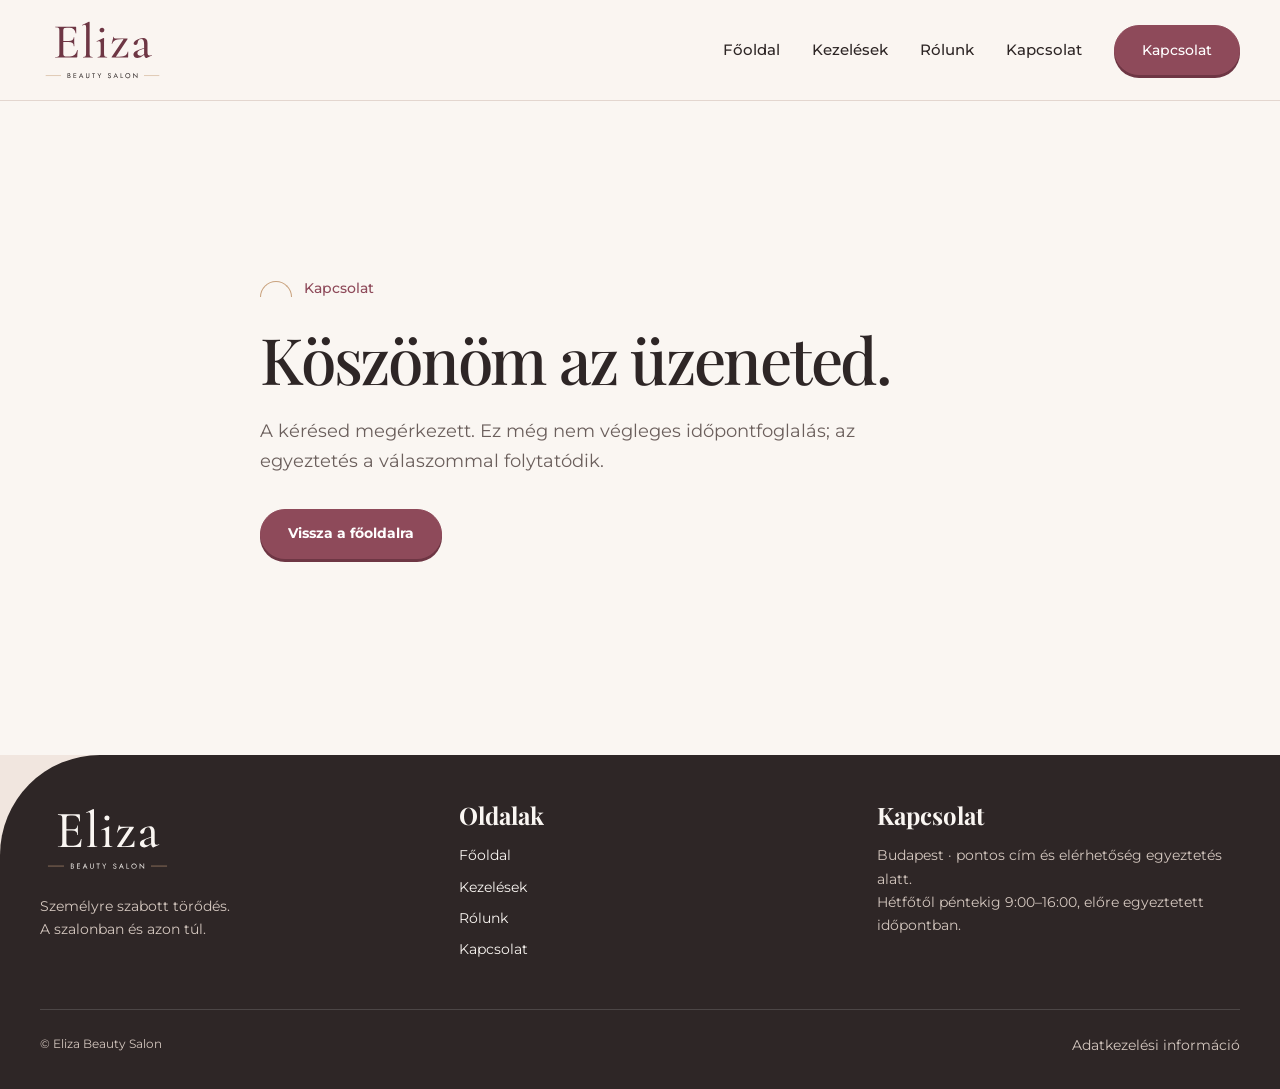
<file: sikeres-kapcsolat.html>
<!doctype html>
<html lang="hu">
<head>
  <meta charset="utf-8">
  <meta name="viewport" content="width=device-width, initial-scale=1">
  <meta name="robots" content="noindex">
  <meta name="description" content="Az Eliza Beauty Salon kapcsolati üzenetének sikeres beküldését megerősítő oldal. Az időpont-egyeztetés külön válaszban folytatódik.">
  <title>Üzenet elküldve | Eliza Beauty Salon</title>
  <link rel="canonical" href="https://eliza-salon.netlify.app/sikeres-kapcsolat.html">
  <meta property="og:type" content="website">
  <meta property="og:locale" content="hu_HU">
  <meta property="og:title" content="Üzenet elküldve | Eliza Beauty Salon">
  <meta property="og:description" content="Az Eliza Beauty Salon kapcsolati üzenetének sikeres beküldését megerősítő oldal. Az időpont-egyeztetés külön válaszban folytatódik.">
  <meta property="og:url" content="https://eliza-salon.netlify.app/sikeres-kapcsolat.html">
  <meta property="og:image" content="https://eliza-salon.netlify.app/assets/images/enido-pexels-6663369.webp">
  <meta property="og:image:alt" content="Kozmetikai kezelés hangulatfotója">
  <meta name="twitter:card" content="summary_large_image">
  <script type="application/ld+json">{"@context":"https://schema.org","@type":"WebPage","name":"Üzenet elküldve","description":"Az Eliza Beauty Salon kapcsolati üzenetének sikeres beküldését megerősítő oldal.","url":"https://eliza-salon.netlify.app/sikeres-kapcsolat.html"}</script>
  <link rel="icon" href="assets/logo/favicon.svg">
  <link rel="preconnect" href="https://fonts.googleapis.com">
  <link rel="preconnect" href="https://fonts.gstatic.com" crossorigin>
  <link href="https://fonts.googleapis.com/css2?family=Playfair+Display:wght@700&family=Montserrat:wght@400;500;700&display=swap" rel="stylesheet">
  <link rel="stylesheet" href="assets/site.css">
</head>
<body>
  <a class="skip" href="#tartalom">Ugrás a tartalomhoz</a>
  <header><div class="wrap nav"><a href="index.html" aria-label="Eliza Beauty Salon, főoldal"><img class="logo" src="assets/logo/logo.svg" alt="Eliza Beauty Salon"></a><button class="menu" aria-expanded="false" aria-controls="menu">Menü</button><nav class="navlinks" id="menu" aria-label="Fő navigáció"><a href="index.html">Főoldal</a><a href="kezelesek.html">Kezelések</a><a href="rolunk.html">Rólunk</a><a href="kapcsolat.html">Kapcsolat</a><a class="btn" href="kapcsolat.html#idopont">Kapcsolat</a></nav></div></header>
  <main id="tartalom" class="section cream"><div class="wrap success-page"><div class="eyebrow"><span class="arc" aria-hidden="true"></span>Kapcsolat</div><h1>Köszönöm az üzeneted.</h1><p>A kérésed megérkezett. Ez még nem végleges időpontfoglalás; az egyeztetés a válaszommal folytatódik.</p><a class="btn" href="index.html">Vissza a főoldalra</a></div></main>
  <footer class="footer"><div class="wrap"><div class="footer-grid"><div><img class="logo" src="assets/logo/logo-feher.svg" alt="Eliza Beauty Salon"><p>Személyre szabott törődés.<br>A szalonban és azon túl.</p></div><div><h3>Oldalak</h3><a href="index.html">Főoldal</a><a href="kezelesek.html">Kezelések</a><a href="rolunk.html">Rólunk</a><a href="kapcsolat.html">Kapcsolat</a></div><div><h3>Kapcsolat</h3><p>Budapest · pontos cím és elérhetőség egyeztetés alatt.<br>Hétfőtől péntekig 9:00–16:00, előre egyeztetett időpontban.</p></div></div><div class="footer-bottom"><span>© Eliza Beauty Salon</span><a href="adatkezeles.html">Adatkezelési információ</a></div></div></footer>
  <script src="assets/site.js" defer></script>
</body>
</html>
</file>
<file: assets/site.css>
:root{--color-brand-primary:#8E4A5A;--color-brand-secondary:#6E3644;--color-brand-accent:#C9A27E;--color-brand-bg:#F1E6DF;--color-brand-surface:#FAF6F2;--color-brand-text:#2E2626;--color-brand-muted:#6B5F5C;--font-heading:'Playfair Display',Georgia,serif;--font-body:'Montserrat',Arial,sans-serif}*{box-sizing:border-box}html{scroll-behavior:smooth;scroll-padding-top:112px}body{margin:0;background:var(--color-brand-bg);color:var(--color-brand-text);font:18px/1.65 var(--font-body)}h1,h2,h3,p{margin:0}h1,h2,h3{font-family:var(--font-heading);font-weight:500;line-height:1.08}h1{font-size:clamp(48px,5.5vw,78px);letter-spacing:-.035em}h2{font-size:clamp(36px,4vw,56px);letter-spacing:-.025em}h3{font-size:30px}p{color:var(--color-brand-muted)}a{color:inherit;text-decoration:none}button,input,textarea{font:inherit}button{cursor:pointer}img{display:block;width:100%;object-fit:cover}a:focus-visible,button:focus-visible,summary:focus-visible,input:focus-visible,textarea:focus-visible{outline:3px solid #8e4a5a;outline-offset:5px}.wrap{max-width:1200px;width:calc(100% - 80px);margin:auto}.skip{position:fixed;left:12px;top:-70px;z-index:100;background:white;padding:12px}.skip:focus{top:12px}header{position:sticky;top:0;z-index:30;background:#faf6f2f2;border-bottom:1px solid #e3d6cf;transition:box-shadow .3s}header.scrolled{box-shadow:0 5px 20px #2e26260b;backdrop-filter:blur(15px)}.nav{height:100px;display:flex;align-items:center;justify-content:space-between;gap:24px}.logo{width:125px;height:72px;object-fit:contain}.navlinks{display:flex;align-items:center;gap:32px;font-size:15px}.navlinks a:not(.btn):hover{color:#8e4a5a}.btn{display:inline-flex;align-items:center;justify-content:center;min-height:50px;padding:14px 27px;border-radius:999px;border:1px solid #8e4a5a;background:#8e4a5a;color:#fff;font-size:15px;font-weight:500;transition:background .3s,transform .3s}.btn:hover{background:#6e3644;transform:translateY(-2px)}.btn.outline{background:transparent;color:#8e4a5a}.btn.outline:hover{background:#f1e6df}.menu{display:none;background:none;border:1px solid #8e4a5a;border-radius:30px;padding:8px 18px;color:#8e4a5a}.hero{position:relative;padding:64px 0 0;overflow:hidden;background:#FAF6F2}.hero-grid{display:grid;grid-template-columns:1.05fr 1fr;gap:56px;align-items:center}.hero-copy{padding-bottom:52px;animation:rise .9s both}.eyebrow{font-size:14px;color:#8e4a5a;display:flex;align-items:center;gap:12px;margin-bottom:24px}.arc{display:inline-block;width:32px;height:16px;border:1px solid #c9a27e;border-bottom:0;border-radius:40px 40px 0 0;flex-shrink:0}.hero p{max-width:440px;margin-top:24px}.actions{display:flex;flex-wrap:wrap;gap:16px;align-items:center;margin-top:32px}.textlink{font-size:15px;border-bottom:1px solid #8e4a5a;padding:10px 0;color:#8e4a5a}.hero-visual{position:relative;padding:0 0 36px 24px;animation:appear 1.2s .15s both}.hero-visual:before{content:'';position:absolute;inset:-18px 22px 65px 0;border:1px solid #c9a27e;border-radius:240px 240px 24px 24px}.hero-img{height:510px;border-radius:240px 240px 24px 24px;position:relative;object-position:center 40%}.photo-label{font-size:11px;position:absolute;bottom:44px;right:16px;color:#fff;background:#2e262675;padding:2px 8px;border-radius:20px}.floating{position:absolute;bottom:5px;left:-12px;background:#faf6f2;padding:22px 32px;border-radius:16px;box-shadow:0 6px 28px #2e26260a;max-width:275px;animation:breathe 8s ease-in-out infinite}.floating strong{display:block;font-family:var(--font-heading);font-size:27px;font-weight:500}.floating span{font-size:13px;color:#6b5f5c}.journey-nav{display:grid;grid-template-columns:repeat(4,1fr);gap:20px;padding:32px 0 40px;margin-top:32px;border-top:1px solid #d9c5b8}.journey-nav a{display:flex;align-items:center;gap:16px;font-size:15px}.step-dot{height:40px;width:40px;display:grid;place-items:center;border:1px solid #bb9491;border-radius:50%;color:#8e4a5a;flex-shrink:0}.journey-nav a:hover .step-dot{background:#8e4a5a;color:white}.section{padding:96px 0}.cream{background:#faf6f2}.section-intro{display:grid;grid-template-columns:1fr 1fr;gap:64px;align-items:center;margin-bottom:48px}.section-intro p{max-width:470px}.step-tag{display:flex;align-items:center;gap:16px;color:#8e4a5a;font-size:15px;margin-bottom:24px}.step-tag .step-dot{width:48px;height:48px;background:#f1e6df}.start-grid{display:grid;grid-template-columns:1fr 1fr 1fr;gap:32px;margin-top:48px}.start-grid article{padding:26px 0;border-top:1px solid #d9c5b8}.start-grid h3{margin-bottom:16px}.start-grid p{font-size:16px}.diagnosis{display:grid;grid-template-columns:.95fr 1.05fr;gap:80px;align-items:center}.image-frame{position:relative}.image-frame img{height:500px;border-radius:16px 180px 16px 16px}.caption{font-size:12px;margin-top:8px;color:#6b5f5c}.diagnosis h2{margin-bottom:24px}.diagnosis p+p{margin-top:16px}.signature{font:32px var(--font-heading);color:#8e4a5a;margin-top:24px}.credentials{font-size:13px;margin-top:4px}.treatment-grid{display:grid;grid-template-columns:1.05fr 1fr;gap:48px}.treatment-photo img{height:580px;border-radius:180px 180px 16px 16px}.treatment-list{border-top:1px solid #d9c5b8}.treatment-list details{border-bottom:1px solid #d9c5b8;padding:24px 0}.treatment-list summary{display:flex;justify-content:space-between;align-items:center;cursor:pointer;list-style:none;font:30px var(--font-heading)}summary::-webkit-details-marker{display:none}.treatment-list summary:after,.faq summary:after{content:'+';font-family:var(--font-body);font-size:22px;color:#8e4a5a;margin-left:24px}.treatment-list details[open] summary:after,.faq details[open] summary:after{content:'−'}.treatment-list p{font-size:16px;margin-top:16px}.treatment-list ul{font-size:15px;color:#6b5f5c;padding-left:20px}.treatment-list .textlink{display:inline-block;margin-top:12px}.small-note{font-size:13px;margin-top:24px}.homecare{position:relative;background:#8e4a5a;color:white;border-radius:0 140px 0 0;overflow:hidden}.homecare:after{content:'';position:absolute;width:430px;height:430px;border:1px solid #ffffff25;border-radius:50%;right:-200px;bottom:-280px;pointer-events:none}.homecare p,.homecare .step-tag{color:#fff}.homecare .step-dot{background:transparent;color:white;border-color:#c9a27e}.homecare-grid{display:grid;grid-template-columns:1fr 1fr;gap:88px;align-items:center}.homecare h2{max-width:470px;margin-bottom:24px}.homecare .btn{background:#faf6f2;color:#6e3644;border:0}.routine{display:grid;gap:0}.routine div{border-top:1px solid #ffffff40;padding:22px 0;display:flex;gap:20px;align-items:center}.routine .arc{border-color:#e5c8b0}.routine span{font-size:21px}.testimonials{display:grid;grid-template-columns:1fr 1fr;gap:48px;margin-top:48px}.quote{margin:0;padding:0 0 0 28px;border-left:1px solid #c9a27e}.quote p{font:26px/1.4 var(--font-heading);color:#2e2626}.quote footer{margin-top:24px;font-size:15px;color:#8e4a5a}.faq-layout{display:grid;grid-template-columns:.85fr 1.15fr;gap:80px}.faq details{padding:22px 0;border-bottom:1px solid #d9c5b8}.faq details:first-child{border-top:1px solid #d9c5b8}.faq summary{list-style:none;cursor:pointer;display:flex;justify-content:space-between;align-items:center;font-size:18px}.faq p{font-size:16px;padding-top:16px}.newsletter{display:grid;grid-template-columns:.8fr 1.2fr;background:#faf6f2;border-radius:16px;overflow:hidden}.newsletter img{height:100%;min-height:420px}.newsletter-content{padding:56px}.newsletter h2{font-size:40px}.newsletter p{margin-top:16px;font-size:16px}.compact-form{display:grid;gap:12px;margin-top:24px}.compact-form .fields{display:grid;grid-template-columns:1fr 1fr;gap:12px}label{display:block;font-size:14px;color:#6b5f5c}input,textarea{display:block;width:100%;padding:12px 14px;background:white;border:1px solid #dbcac0;border-radius:10px;margin-top:7px;color:#2e2626;min-width:0}textarea{resize:vertical;min-height:115px}.check{display:flex;align-items:flex-start;gap:10px;font-size:12px}.check input{width:16px;height:16px;margin:3px 0 0;flex-shrink:0}.form-message{font-size:15px!important;color:#8e4a5a!important;font-weight:500}.booking{display:grid;grid-template-columns:1fr 1fr;gap:96px}.booking h2{margin-bottom:24px}.booking p{max-width:430px}.hours{margin-top:32px;padding:24px 0;border-top:1px solid #d9c5b8;border-bottom:1px solid #d9c5b8;font-size:16px}.demo{font-size:13px!important;line-height:1.55;margin-top:20px}.bookform{display:grid;gap:18px}.footer{background:#2e2626;color:#faf6f2;padding:48px 0 24px;border-radius:100px 0 0 0}.footer-grid{display:grid;grid-template-columns:1fr 1fr 1fr;gap:56px}.footer p{color:#d4c7bf;font-size:14px}.footer .logo{width:135px;margin-bottom:20px}.footer h3{font-size:24px;margin-bottom:16px}.footer a{display:block;font-size:14px;margin-bottom:8px}.footer-bottom{border-top:1px solid #ffffff25;display:flex;justify-content:space-between;gap:24px;margin-top:40px;padding-top:24px;font-size:12px;color:#d4c7bf}.legal summary{cursor:pointer}.legal p{font-size:12px;max-width:550px;margin-top:12px}.reveal{transition:opacity .8s,transform .8s}.js-motion .reveal{opacity:0;transform:translateY(20px)}.js-motion .reveal.side{transform:translateX(24px)}.js-motion .reveal.seen{opacity:1;transform:none}@keyframes rise{from{opacity:0;transform:translateY(20px)}to{opacity:1;transform:none}}@keyframes appear{from{opacity:0}to{opacity:1}}@keyframes breathe{50%{transform:translateY(-5px)}}
@media(max-width:900px){.wrap{width:calc(100% - 48px)}.navlinks{gap:18px}.hero-grid{gap:24px}.hero-img{height:450px}.hero-copy{padding-bottom:24px}.floating{padding:16px 20px;left:4px}.journey-nav{gap:12px}.journey-nav a{font-size:13px;gap:8px}.diagnosis,.homecare-grid,.faq-layout,.booking{gap:40px}.newsletter-content{padding:32px}.footer-grid{gap:30px}}
@media(max-width:680px){html{scroll-padding-top:90px}.wrap{width:calc(100% - 40px)}.nav{height:80px}.logo{width:105px;height:60px}.menu{display:block}.navlinks{display:none;position:absolute;top:80px;left:0;right:0;background:#faf6f2;padding:28px 24px;border-bottom:1px solid #e3d6cf;flex-direction:column;align-items:stretch;gap:22px}.navlinks.open{display:flex}.hero{padding-top:40px}.hero-grid{grid-template-columns:1fr;gap:28px}.hero-copy{padding:0}.hero p{font-size:17px}.hero h1{max-width:470px}.hero-visual{padding-left:20px;max-width:470px;width:100%;margin:auto}.hero-img{height:390px}.floating{bottom:8px;left:0}.journey-nav{grid-template-columns:1fr 1fr;gap:24px 12px;margin-top:20px;padding:28px 0}.journey-nav a{font-size:14px}.section{padding:64px 0}.section-intro,.diagnosis,.treatment-grid,.homecare-grid,.faq-layout,.booking,.newsletter{grid-template-columns:1fr;gap:32px}.section-intro{margin-bottom:32px}.start-grid{grid-template-columns:1fr;gap:0;margin-top:24px}.start-grid article{padding:24px 0}.image-frame img{height:390px}.treatment-photo img{height:360px}.homecare{border-radius:0 70px 0 0}.homecare-grid{gap:32px}.testimonials{grid-template-columns:1fr;gap:40px;margin-top:32px}.quote p{font-size:25px}.newsletter{gap:0}.newsletter img{height:220px;min-height:0}.newsletter-content{padding:28px 24px}.newsletter h2{font-size:34px}.compact-form .fields{grid-template-columns:1fr}.footer{border-radius:60px 0 0 0}.footer-grid{grid-template-columns:1fr;gap:28px}.footer-bottom{flex-direction:column;gap:12px}.hero .actions{gap:12px}.hero .btn{padding:14px 22px}.step-tag{margin-bottom:20px}.booking{gap:40px}.homecare .routine span{font-size:19px}}
@media(prefers-reduced-motion:reduce){html{scroll-behavior:auto}*,*:before,*:after{animation:none!important;transition:none!important}.js-motion .reveal{opacity:1;transform:none}}

/* A négy állomás magyarázó kártyákon jelenik meg számozás helyett. */
.journey-nav{grid-template-columns:repeat(4,minmax(0,1fr));gap:14px;border-top:0;margin-top:14px;padding:18px 0 42px}
.journey-nav .journey-card{display:block;min-height:154px;padding:20px 19px 22px;background:#fff;border:1px solid #e3d6cf;border-radius:16px;font-size:inherit;transition:border-color .25s ease,transform .25s ease,box-shadow .25s ease}
.journey-nav .journey-card:hover,.journey-nav .journey-card:focus-visible{border-color:#8e4a5a;transform:translateY(-3px);box-shadow:0 10px 24px #2e262612}
.journey-card strong{display:block;font:600 27px/1.08 var(--font-heading);color:#2e2626;margin-bottom:12px}
.journey-card span{display:block;font:14px/1.55 var(--font-body);color:#6b5f5c}
.step-tag{gap:13px}.step-tag>.arc{width:29px;height:15px}
/* A lenyílók mozgása finom, és csökkentett mozgás esetén kikapcsol. */
@supports (interpolate-size:allow-keywords){.treatment-list details,.faq details{interpolate-size:allow-keywords}.treatment-list details::details-content,.faq details::details-content{block-size:0;opacity:0;overflow:hidden;transition:block-size .38s ease,opacity .3s ease,content-visibility .38s;transition-behavior:allow-discrete}.treatment-list details[open]::details-content,.faq details[open]::details-content{block-size:auto;opacity:1}}
.treatment-list summary,.faq summary{padding:5px 0}.treatment-list details[open] summary,.faq details[open] summary{color:#6e3644}
/* Kényelmesebb űrlapok: a mezőszöveg sehol nem ér a kerethez. */
.compact-form{gap:20px}.compact-form .fields{gap:18px}.bookform{gap:24px}
.compact-form label:not(.check),.bookform label:not(.check){line-height:1.5}
.compact-form input:not([type=checkbox]),.bookform input:not([type=checkbox]),.bookform textarea{box-sizing:border-box;min-height:50px;padding:14px 18px!important;margin-top:9px;line-height:1.5;border-radius:12px}
.bookform textarea{min-height:148px;padding-top:16px!important;padding-bottom:16px!important}
.compact-form input::placeholder,.bookform input::placeholder,.bookform textarea::placeholder{color:#938783;opacity:1}
.compact-form .check,.bookform .check{gap:12px;line-height:1.6;margin-top:3px}
@media(max-width:1050px){.journey-nav{grid-template-columns:repeat(2,minmax(0,1fr))}}
@media(max-width:680px){.journey-nav{grid-template-columns:1fr;gap:12px;margin-top:10px;padding-bottom:30px}.journey-nav .journey-card{min-height:0;padding:18px 20px}.journey-card strong{font-size:25px;margin-bottom:7px}.compact-form .fields{gap:18px}}
@media(prefers-reduced-motion:reduce){.journey-nav .journey-card{transition:none}.treatment-list details::details-content,.faq details::details-content{transition:none}}

/* Vizuális hierarchia: a címek a később érkező reset CSS mellett is hangsúlyosak. */
.hero{padding-top:74px;padding-bottom:26px}.hero-grid{grid-template-columns:1.08fr .92fr;gap:52px}
.hero h1{font-size:clamp(55px,5.3vw,82px)!important;line-height:.98!important;letter-spacing:-.04em;max-width:620px}
.hero-copy p{font-size:clamp(18px,1.4vw,21px);line-height:1.55;max-width:520px;margin-top:30px}
.hero .eyebrow{font-size:15px;margin-bottom:30px}.hero .actions{margin-top:36px}
main h2{font-size:clamp(42px,3.8vw,58px)!important;line-height:1.04!important}
.start-grid h3{font-size:clamp(25px,2vw,31px)!important;line-height:1.14!important}
.section-intro h2{max-width:620px}.section-intro p{font-size:18px;line-height:1.6}
.start-grid{margin-top:36px}.start-grid article{padding-top:30px}
/* A GYIK címe és válaszai egy közös, jól olvasható oszlopba kerülnek. */
#kerdesek{padding-block:84px}#kerdesek .faq-layout{display:block;max-width:840px}
#kerdesek .faq-layout>div:first-child{margin-bottom:34px}#kerdesek h2{max-width:720px}#kerdesek .faq summary{font-size:19px;line-height:1.4}
#kerdesek .faq p{max-width:700px;line-height:1.7;padding-bottom:8px}
/* A személyes figyelmet a kapcsolat szakasz képe is bemutatja. */
.booking{grid-template-columns:minmax(0,1fr) minmax(0,1fr);gap:72px;align-items:start}
.booking h2{font-size:clamp(50px,4.6vw,68px)!important;line-height:1!important;margin-bottom:24px}
.booking>div>p:not(.demo){font-size:19px;line-height:1.6;max-width:540px}
.booking-photo{position:relative;margin:25px 0 0;max-width:540px;overflow:hidden;border-radius:16px;background:#f1e6df}
.booking-photo img{height:290px;object-position:center 38%}
.booking-photo figcaption{position:absolute;left:0;right:0;bottom:0;padding:30px 24px 18px;color:#fff;background:linear-gradient(transparent,#2e2626bd)}
.booking-photo strong{display:block;font:600 32px/1 var(--font-heading)}.booking-photo span{display:block;font-size:14px;margin-top:7px}
/* A sötét szakasz listajelei kisebbek; a cím és a tanácsok erősebbek. */
.homecare h2{font-size:clamp(48px,4.6vw,66px)!important;line-height:1!important}
.homecare .step-tag{font-size:20px;font-weight:500;line-height:1.3;margin-bottom:28px}
.homecare .arc,.homecare .routine .arc{width:12px;height:6px;flex:0 0 12px;border-radius:12px 12px 0 0}
.homecare .routine div{gap:17px;padding-block:24px}.homecare .routine span:last-child{font-size:22px;font-weight:500;line-height:1.35}
.newsletter h2{font-size:clamp(36px,3vw,46px)!important}
@media(max-width:900px){.hero-grid{gap:30px}.booking{gap:42px}}
@media(max-width:680px){.hero{padding-top:36px;padding-bottom:12px}.hero-grid,.booking{grid-template-columns:1fr}.hero h1{font-size:clamp(44px,11vw,60px)!important}.hero-copy p{font-size:17px;margin-top:22px}.hero .eyebrow{margin-bottom:20px}.hero .actions{margin-top:28px}main h2{font-size:clamp(37px,10vw,48px)!important}#kerdesek{padding-block:64px}.booking h2,.homecare h2{font-size:clamp(44px,11vw,56px)!important}.booking-photo img{height:280px}.homecare .routine span:last-child{font-size:19px}}

/* 5. változat: szerkeszthető folyamatblokk, a kapott képi referencia ritmusával. */
.process-v5{padding-block:88px 96px}.process-intro{display:grid;grid-template-columns:1fr .86fr;gap:72px;align-items:center;margin-bottom:54px}.process-intro h2{max-width:560px}.process-intro p{max-width:540px;margin-top:20px;font-size:18px}.process-photo{margin:0;position:relative}.process-photo img{height:290px;border-radius:150px 16px 16px 16px;object-position:center 44%}.process-photo figcaption{font-size:12px;color:#6b5f5c;margin-top:8px}.process-steps{display:grid;grid-template-columns:repeat(4,minmax(0,1fr));gap:30px;list-style:none;padding:0;margin:0}.process-steps li{border-top:1px solid #d9c5b8;padding-top:22px}.process-count{font:600 19px/1 var(--font-heading);color:#8e4a5a;display:block;margin-bottom:10px}.process-steps h3{font:600 27px/1.08 var(--font-heading);margin-bottom:10px}.process-steps p{font-size:15px;line-height:1.6}
.benefit-v5{background:#faf6f2}.benefit-intro{max-width:690px;margin-bottom:36px}.benefit-intro p{font-size:18px;margin-top:20px}.benefit-grid{display:grid;grid-template-columns:repeat(3,1fr);gap:28px}.benefit-grid article{border-top:1px solid #d9c5b8;padding-top:24px}.benefit-grid h3{font:600 29px/1.1 var(--font-heading);margin-bottom:12px}.benefit-grid p{font-size:16px}.guarantee-note{max-width:900px;border-left:3px solid #8e4a5a;padding:12px 0 12px 20px;margin-top:42px;font-size:15px}.guarantee-note strong{color:#6e3644}
@media(max-width:900px){.process-intro{gap:38px}.process-steps{grid-template-columns:repeat(2,minmax(0,1fr));gap:28px}.benefit-grid{gap:22px}}
@media(max-width:680px){.process-v5{padding-block:64px}.process-intro{grid-template-columns:1fr;gap:28px;margin-bottom:34px}.process-photo img{height:240px;border-radius:100px 16px 16px 16px}.process-steps{grid-template-columns:1fr;gap:0}.process-steps li{padding:20px 0}.process-steps h3{font-size:26px}.benefit-grid{grid-template-columns:1fr;gap:0}.benefit-grid article{padding:22px 0}.guarantee-note{margin-top:25px}}

/* Az 5. irány: Playfair címsorok és jól olvasható Montserrat szöveg. */
.hero h1,main h2,main h3,.booking-photo strong,.floating strong,.footer h3{font-family:'Playfair Display',Georgia,serif;font-weight:700!important}
body,p,li,label,input,textarea,.faq summary{font-family:'Montserrat',Arial,sans-serif}
body{font-size:18px;line-height:1.65}.btn{font-family:'Montserrat',Arial,sans-serif;font-size:14px;font-weight:700;line-height:1.3}
.navlinks a,.textlink,.eyebrow,.step-tag,.form-message,.guarantee-note strong{font-family:'Montserrat',Arial,sans-serif;font-weight:500}
.hero h1{font-size:clamp(42px,4.2vw,62px)!important;line-height:1.12!important;letter-spacing:-.025em}
main h2,.booking h2,.homecare h2,.newsletter h2{font-size:clamp(32px,3.2vw,44px)!important;line-height:1.18!important;letter-spacing:-.015em}
main h3,.process-steps h3,.benefit-grid h3{font-size:clamp(23px,2.1vw,28px)!important;line-height:1.22!important}
.process-count{font:700 17px/1 'Montserrat',Arial,sans-serif}
.treatment-list summary{font-size:clamp(23px,2.2vw,27px)}.faq summary{font-size:17px!important;line-height:1.5}
.quote p{font-size:23px;line-height:1.5}.floating strong{font-size:23px}.booking-photo strong{font-size:26px}
.homecare .routine span:last-child{font-size:18px}.homecare .step-tag{font-size:16px}
.hero-copy p,.booking>div>p:not(.demo),.process-intro p,.benefit-intro p{font-size:18px;line-height:1.65}
@media(max-width:680px){body{font-size:16px;line-height:1.6}.hero h1{font-size:clamp(38px,9vw,44px)!important}main h2,.booking h2,.homecare h2,.newsletter h2{font-size:clamp(30px,8vw,36px)!important}main h3,.process-steps h3,.benefit-grid h3{font-size:24px!important}.hero-copy p,.booking>div>p:not(.demo),.process-intro p,.benefit-intro p{font-size:16px}.quote p{font-size:21px}}
/* Egyértelmű visszajelzés az interaktív elemekhez. */
.btn{position:relative;box-shadow:0 3px 0 #6e3644;transition:background-color .22s ease,color .22s ease,border-color .22s ease,box-shadow .22s ease,transform .22s ease}
.btn:hover,.btn:focus-visible{background:#6e3644;color:#fff;transform:translateY(-3px);box-shadow:0 8px 18px #6e36444d}
.btn:active{transform:translateY(1px) scale(.98);box-shadow:0 1px 2px #6e364455;background:#5e2c3a}
.btn.outline{box-shadow:0 3px 0 #d9c5b8}.btn.outline:hover,.btn.outline:focus-visible{background:#8e4a5a;color:#fff;box-shadow:0 8px 18px #6e364433}.btn.outline:active{background:#6e3644}
.homecare .btn{box-shadow:0 3px 0 #d9c5b8}.homecare .btn:hover,.homecare .btn:focus-visible{background:#fff;color:#6e3644;box-shadow:0 8px 22px #2e26264d}.homecare .btn:active{background:#ead9cd;box-shadow:0 1px 2px #2e262655}
.textlink{display:inline-block;padding:10px 8px;margin-left:-8px;border-radius:6px;transition:background-color .2s,color .2s,transform .2s}.textlink:hover,.textlink:focus-visible{background:#f1e6df;color:#6e3644;transform:translateX(4px)}.textlink:active{transform:translateX(4px) scale(.97)}
.navlinks a:not(.btn),.footer a{transition:color .2s ease,background-color .2s ease}.navlinks a:not(.btn){border-radius:6px;padding:8px 6px;margin-inline:-6px}.navlinks a:not(.btn):hover,.navlinks a:not(.btn):focus-visible{background:#f1e6df;color:#6e3644}.footer a:hover,.footer a:focus-visible{color:#e5c8b0;text-decoration:underline;text-underline-offset:4px}
.journey-nav .journey-card:active{transform:translateY(1px) scale(.99);box-shadow:0 2px 8px #2e262612}
.treatment-list summary,.faq summary{border-radius:8px;padding:12px 14px;margin-inline:-14px;transition:background-color .2s ease,color .2s ease}.treatment-list summary:hover,.faq summary:hover,.treatment-list summary:focus-visible,.faq summary:focus-visible{background:#f1e6df;color:#6e3644}.treatment-list summary:active,.faq summary:active{background:#ead9cd}
.treatment-list summary:after,.faq summary:after{transition:transform .22s ease}.treatment-list summary:hover:after,.faq summary:hover:after{transform:scale(1.25)}
input:not([type=checkbox]),textarea{transition:border-color .2s ease,box-shadow .2s ease}input:not([type=checkbox]):hover,textarea:hover{border-color:#8e4a5a}input:not([type=checkbox]):focus,textarea:focus{border-color:#8e4a5a;box-shadow:0 0 0 4px #8e4a5a22}
@media(hover:hover) and (pointer:fine){.salon-cursor{position:fixed;top:0;left:0;width:20px;height:25px;z-index:1000;pointer-events:none;opacity:0;transition:opacity .12s ease;filter:drop-shadow(1px 2px 2px #2e262655)}.salon-cursor[data-shape=pointer]{width:30px;height:32px}.salon-cursor[data-shape=text]{width:16px;height:28px}.salon-cursor svg{display:block;width:100%;height:100%}.salon-cursor .light-arrow,.salon-cursor .shape-hand,.salon-cursor .shape-text{display:none}.salon-cursor.on-dark .dark-arrow{display:none}.salon-cursor.on-dark .light-arrow{display:inline}.salon-cursor[data-shape=pointer] .shape-arrow,.salon-cursor[data-shape=text] .shape-arrow{display:none}.salon-cursor[data-shape=pointer] .shape-hand,.salon-cursor[data-shape=text] .shape-text{display:inline}.salon-click{position:fixed;left:0;top:0;width:24px;height:24px;z-index:999;pointer-events:none;display:none;color:#451f2a}.salon-click.on-dark{color:#fff3e9}.salon-click.active{display:block;animation:cursor-click .36s ease-out both}.salon-click svg{display:block;width:100%;height:100%}@keyframes cursor-click{0%{opacity:0;transform:scale(.65)}25%{opacity:1;transform:scale(1)}100%{opacity:0;transform:scale(1.15)}}.salon-cursor-enabled,.salon-cursor-enabled *{cursor:none!important}}
@media(prefers-reduced-motion:reduce){.btn,.textlink,.navlinks a:not(.btn),.footer a,.treatment-list summary,.faq summary,.treatment-list summary:after,.faq summary:after,input:not([type=checkbox]),textarea{transition:none!important}.btn:hover,.btn:focus-visible,.btn:active,.textlink:hover,.textlink:focus-visible,.textlink:active,.journey-nav .journey-card:active{transform:none}}
/* Közös aloldal-komponensek, a rögzített design systemből. */
.page-hero{background:#faf6f2;padding:76px 0 84px}
.page-hero-grid{display:grid;grid-template-columns:1.05fr .95fr;align-items:center;gap:74px}
.page-hero h1{font:700 clamp(42px,4.2vw,62px)/1.12 'Playfair Display',Georgia,serif;letter-spacing:-.025em;max-width:690px}
.page-hero p{max-width:590px;margin-top:26px;font-size:18px;line-height:1.65}
.page-hero figure{margin:0}.page-hero img{height:470px;border-radius:230px 230px 22px 22px}
.page-hero figcaption,.photo-credit{font-size:12px;color:#6b5f5c;margin-top:9px}
.page-lead{max-width:740px;margin-bottom:44px}
.page-lead h2{margin:0 0 20px}
.page-lead p{font-size:18px}
.editorial-grid{display:grid;grid-template-columns:1fr 1fr;gap:70px;align-items:center}
.editorial-grid img{height:490px;border-radius:170px 16px 16px 16px}
.editorial-grid h2{margin-bottom:24px}
.editorial-grid p+p{margin-top:18px}
.feature-list{display:grid;grid-template-columns:repeat(3,1fr);gap:27px}
.feature-list article{border-top:1px solid #d9c5b8;padding-top:24px}
.feature-list h3{margin-bottom:14px}
.feature-list p{font-size:16px}
.service-layout{display:grid;grid-template-columns:.88fr 1.12fr;gap:72px;align-items:start}
.service-layout img{height:560px;border-radius:180px 180px 16px 16px}
.package-grid{display:grid;grid-template-columns:repeat(3,1fr);gap:18px}
.package{padding:30px;border:1px solid #e3d6cf;border-radius:16px;background:white}
.package h3{min-height:68px}
.package ul{padding-left:20px;color:#6b5f5c;font-size:15px;line-height:1.65}
.package .price{display:block;margin:12px 0 22px;color:#8e4a5a;font:700 26px 'Playfair Display',Georgia,serif}
.package .btn{margin-top:20px}
.notice{border-left:3px solid #8e4a5a;padding:18px 24px;background:#fff;border-radius:0 12px 12px 0;font-size:14px;line-height:1.7}
.notice p{font-size:14px}
.milestones{display:grid;grid-template-columns:repeat(3,1fr);gap:20px;margin-top:36px}
.milestones div{padding-top:20px;border-top:1px solid #d9c5b8}
.milestones strong{display:block;color:#8e4a5a;font:700 22px 'Playfair Display',Georgia,serif}
.milestones span{font-size:15px}
.contact-grid{display:grid;grid-template-columns:.9fr 1.1fr;gap:80px;align-items:start}
.contact-grid h2{margin:0 0 20px}
.contact-grid .bookform{padding:38px;border-radius:16px;background:#faf6f2}
.contact-facts{margin-top:30px;border-top:1px solid #d9c5b8}
.contact-facts p{padding:17px 0;border-bottom:1px solid #d9c5b8}
.legal-page{max-width:800px;padding:84px 0 110px}
.legal-page h1{font:700 clamp(42px,4.2vw,62px)/1.12 'Playfair Display',Georgia,serif}
.legal-page h2{font:700 28px/1.25 'Playfair Display',Georgia,serif;margin:36px 0 12px}
.legal-page p{margin-top:16px}
.navlinks a[aria-current=page]{color:#8e4a5a;text-decoration:underline;text-underline-offset:7px}
@media(max-width:900px){.page-hero-grid,.editorial-grid,.service-layout,.contact-grid{gap:36px}.package-grid{grid-template-columns:1fr 1fr}}
@media(max-width:680px){.page-hero{padding:48px 0 64px}.page-hero-grid,.editorial-grid,.service-layout,.contact-grid{grid-template-columns:1fr}.page-hero img{height:340px;border-radius:140px 140px 16px 16px}.page-hero p,.page-lead p{font-size:16px}.editorial-grid img,.service-layout img{height:350px}.feature-list,.milestones,.package-grid{grid-template-columns:1fr}.package h3{min-height:0}.contact-grid .bookform{padding:24px}.legal-page{padding:64px 0}}
.form-honeypot{position:absolute;left:-9999px;width:1px;height:1px;overflow:hidden}
.form-privacy{font-size:13px;line-height:1.65}.form-privacy a{color:#6e3644;text-decoration:underline;text-underline-offset:3px}
.success-page{max-width:760px;padding:80px 0 100px}.success-page h1{font-size:clamp(42px,5vw,68px)}.success-page p{margin:24px 0 32px;max-width:600px}
</file>
